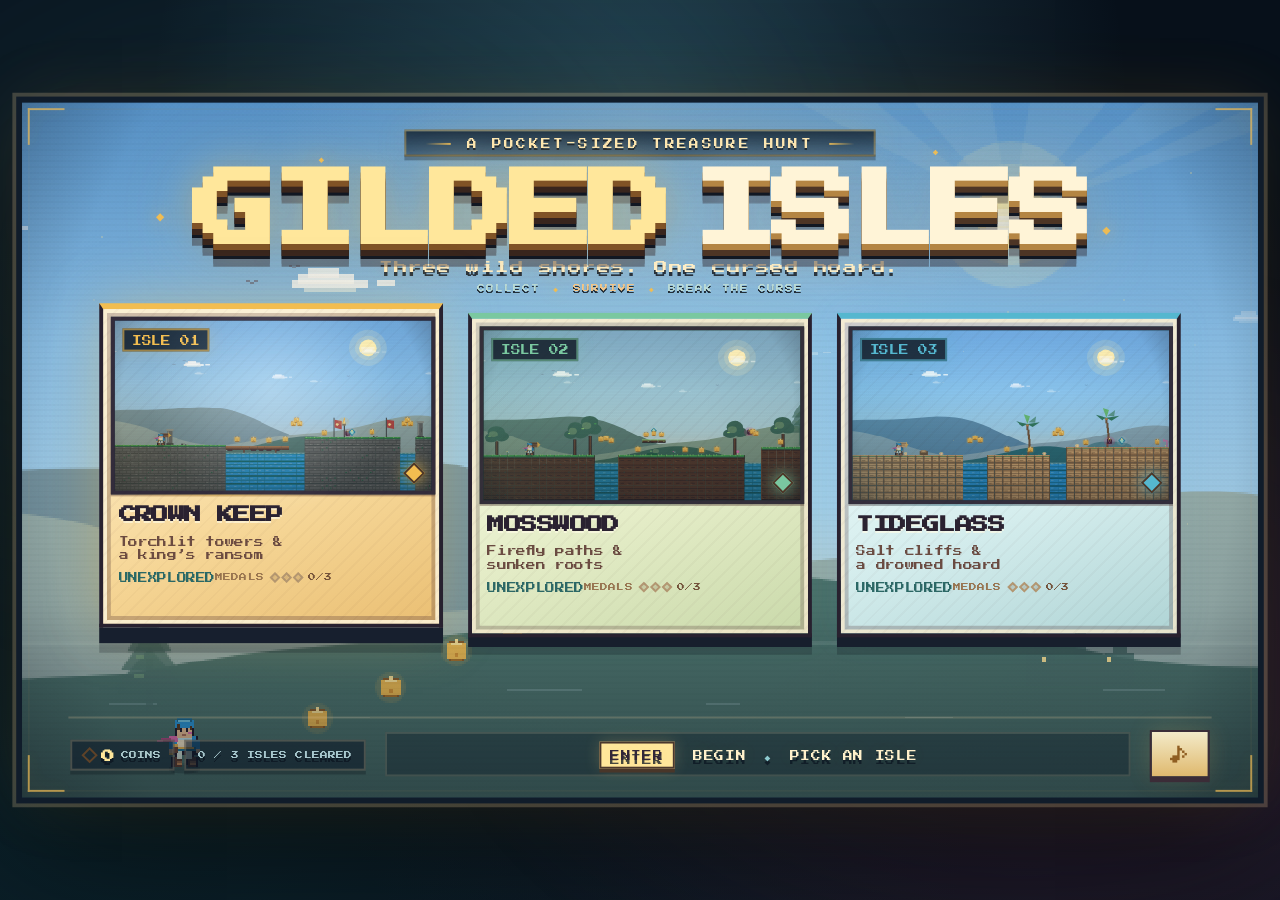
<file: index.html>
<!DOCTYPE html>
<html lang="en">
<head>
  <meta charset="utf-8">
  <meta name="viewport" content="width=device-width, initial-scale=1">
  <meta http-equiv="refresh" content="0; url=src/index.html">
  <title>Gilded Isles — A Coin Collector's Tale</title>
  <style>
    html, body { margin: 0; height: 100%; background: #08111b; }
    body {
      display: grid;
      place-items: center;
      color: #fff1cf;
      font-family: "Courier New", monospace;
      text-align: center;
    }
    a {
      display: inline-block;
      padding: 16px 22px;
      color: #241c2d;
      background: #ffe79b;
      border: 2px solid #4a382d;
      box-shadow: 0 5px 0 #4a382d;
      text-decoration: none;
      font-weight: bold;
      letter-spacing: 1px;
    }
    p { color: #a8c8ce; font-size: 13px; }
  </style>
  <script>window.location.replace("src/index.html");</script>
</head>
<body>
  <div>
    <h1>GILDED ISLES</h1>
    <p>Opening the expedition map…</p>
    <a href="src/index.html">ENTER THE ISLES</a>
  </div>
</body>
</html>
</file>
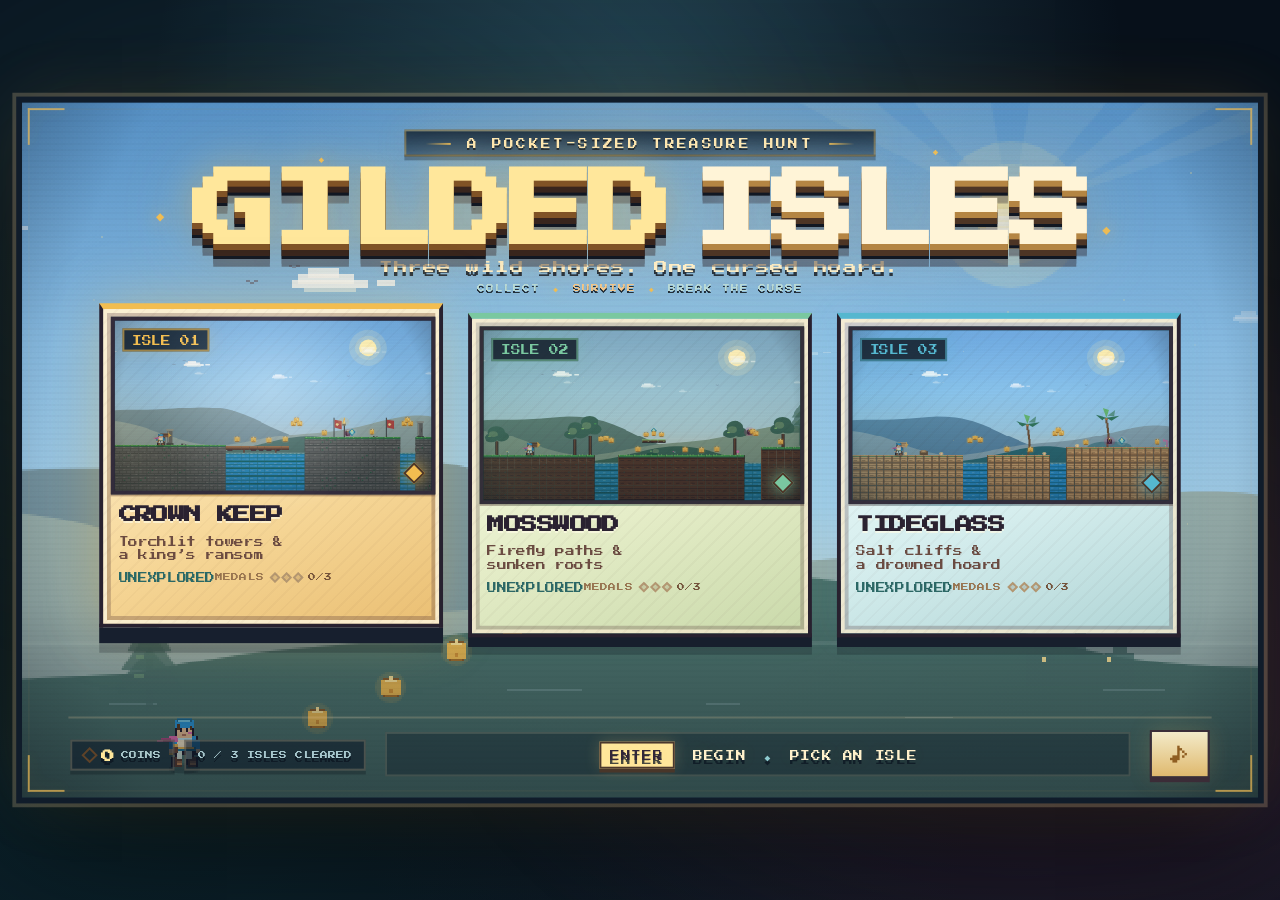
<file: src/index.html>
<!DOCTYPE html>
<html lang="en">
<head>
  <meta charset="utf-8">
  <meta name="viewport" content="width=device-width, initial-scale=1, viewport-fit=cover">
  <meta name="theme-color" content="#102033">
  <title>Gilded Isles — A Coin Collector's Tale</title>
  <link rel="icon" href="data:,">
  <link rel="stylesheet" href="css/style.css">
  <link rel="stylesheet" href="css/polish.css">
</head>
<body>
  <main id="page">
    <div id="stage" role="application" aria-label="Gilded Isles">
      <canvas id="game" width="640" height="360" aria-hidden="true"></canvas>

      <div id="ui">
        <section id="screen-title" class="screen title-screen" aria-label="Title screen">
          <div class="title-sparks" aria-hidden="true"><i></i><i></i><i></i><i></i><i></i><i></i></div>
          <div class="title-head">
            <div class="kicker"><i></i><span>A POCKET-SIZED TREASURE HUNT</span><i></i></div>
            <h1 class="logo" aria-label="Gilded Isles"><span class="logo-a">GILDED</span><span class="logo-b">ISLES</span></h1>
            <p class="tagline">Three wild shores. One cursed hoard.</p>
            <p class="tagline-sub"><span>COLLECT</span><b>◆</b><span>SURVIVE</span><b>◆</b><span>BREAK THE CURSE</span></p>
          </div>

          <div id="realm-cards" class="realm-cards" role="list" aria-label="Choose an isle"></div>

          <footer class="title-foot">
            <div class="title-stats">
              <span class="stat-chip"><i class="stat-coin" aria-hidden="true"></i><b id="title-coins">0</b><em>COINS</em></span>
              <span class="stat-chip stat-clear" id="title-progress">0 / 3 ISLES CLEARED</span>
            </div>
            <div class="title-hint"><span class="key">ENTER</span> BEGIN <span class="sep">◆</span> PICK AN ISLE</div>
            <button id="title-sound" class="icon-btn title-sound" type="button" aria-label="Toggle sound" title="Sound">
              <span class="sound-on" aria-hidden="true">♪</span><span class="sound-off" aria-hidden="true">×</span>
            </button>
          </footer>
        </section>

        <section id="screen-pause" class="screen overlay hidden" aria-label="Pause menu">
          <div class="modal parchment pause-modal">
            <div class="corner tl"></div><div class="corner tr"></div><div class="corner bl"></div><div class="corner br"></div>
            <p class="modal-kicker">THE MAP FOLDS</p>
            <h2 class="modal-title">PAUSED</h2>
            <p class="modal-sub"><span id="pause-isle">CROWN KEEP</span> <span class="dot">·</span> <span id="pause-time">00:00</span></p>
            <div class="pause-grid">
              <button class="btn primary" data-action="resume" type="button">RESUME</button>
              <button class="btn" data-action="restart" type="button">RESTART</button>
              <button class="btn" data-action="sound" type="button" id="pause-sound">SOUND: ON</button>
              <button class="btn" data-action="title" type="button">WORLD MAP</button>
            </div>
            <p class="modal-hint">ESC / P TO RESUME</p>
          </div>
        </section>

        <section id="screen-complete" class="screen overlay hidden" aria-label="Isle cleared">
          <div class="modal parchment complete-modal">
            <div class="corner tl"></div><div class="corner tr"></div><div class="corner bl"></div><div class="corner br"></div>
            <div class="complete-confetti" aria-hidden="true"><i></i><i></i><i></i><i></i><i></i><i></i><i></i><i></i><i></i><i></i></div>
            <div class="complete-top">
              <div class="rank-seal" id="complete-rank">S</div>
              <div class="complete-heading">
                <p class="modal-kicker">ISLE CLEARED</p>
                <h2 class="modal-title" id="complete-isle">CROWN KEEP</h2>
                <p class="modal-sub" id="complete-flavor">Every last glimmer, claimed.</p>
              </div>
            </div>
            <div class="ribbon hidden" id="complete-ribbon">NEW BEST</div>
            <div class="result-grid">
              <div><span>SCORE</span><b id="res-score">0</b></div>
              <div><span>COINS</span><b id="res-coins">0/0</b></div>
              <div><span>TIME</span><b id="res-time">00:00</b></div>
              <div><span>BEST</span><b id="res-best">0</b></div>
            </div>
            <div class="medal-row" id="complete-medals" aria-label="Medals earned"></div>
            <div class="complete-actions">
              <button class="btn primary" id="complete-next" data-action="next" type="button">NEXT ISLE</button>
              <button class="btn" data-action="restart" type="button">REPLAY</button>
              <button class="btn" data-action="title" type="button">WORLD MAP</button>
            </div>
          </div>
        </section>

        <section id="screen-fail" class="screen overlay hidden" aria-label="Expedition failed">
          <div class="modal parchment fail-modal">
            <div class="corner tl"></div><div class="corner tr"></div><div class="corner bl"></div><div class="corner br"></div>
            <p class="modal-kicker">THE TIDE TOOK YOU</p>
            <h2 class="modal-title">WASHED OUT</h2>
            <p class="modal-sub">The isle keeps its secrets a little longer.</p>
            <div class="fail-stat"><span>COINS RECOVERED</span><b id="fail-coins">0</b></div>
            <div class="complete-actions">
              <button class="btn primary" data-action="restart" type="button">TRY AGAIN</button>
              <button class="btn" data-action="title" type="button">WORLD MAP</button>
            </div>
          </div>
        </section>

        <div id="hud" class="hidden" aria-live="off">
          <div class="hud-left">
            <div class="hud-score">SCORE <b id="hud-score">000000</b></div>
            <div class="hud-coins"><i class="coin-icon" aria-hidden="true"></i><b id="hud-coins">0</b><span>/</span><span id="hud-total">0</span><em id="hud-combo" class="hidden">x2</em></div>
            <div class="hud-curse" id="hud-curse" aria-label="Curse meter"><span>CURSE</span><i class="curse-pip"></i><i class="curse-pip"></i><i class="curse-pip"></i></div>
          </div>
          <div class="hud-center">
            <div class="hud-isle" id="hud-isle">CROWN KEEP</div>
            <div class="hud-track"><i id="hud-progress"></i><b id="hud-dot"></b></div>
          </div>
          <div class="hud-right">
            <div class="hearts" id="hud-hearts" aria-label="Hearts"></div>
            <div class="hud-time" id="hud-time">00:00</div>
            <button id="btn-pause" class="icon-btn hud-btn" type="button" aria-label="Pause" title="Pause"><span class="pause-bars"></span></button>
            <button id="btn-sound" class="icon-btn hud-btn" type="button" aria-label="Toggle sound" title="Sound">
              <span class="sound-on" aria-hidden="true">♪</span><span class="sound-off" aria-hidden="true">×</span>
            </button>
          </div>
        </div>

        <div id="isle-intro" class="isle-intro hidden" aria-hidden="true">
          <span class="isle-intro-kicker" id="intro-kicker">ISLE I</span>
          <strong id="intro-name">CROWN KEEP</strong>
          <span class="isle-intro-rule"><i></i><b>◆</b><i></i></span>
          <span class="isle-intro-objective">FIND THE GATE <b>·</b> BEWARE CURSED GOLD</span>
        </div>

        <div id="touch" class="touch hidden" aria-hidden="true">
          <div class="touch-move">
            <button class="touch-btn" data-touch="left" type="button" aria-label="Move left">‹</button>
            <button class="touch-btn" data-touch="right" type="button" aria-label="Move right">›</button>
          </div>
          <div class="touch-actions">
            <button class="touch-btn touch-dash" data-touch="dash" type="button" aria-label="Sprint">»</button>
            <button class="touch-btn touch-jump" data-touch="jump" type="button" aria-label="Jump">↑</button>
          </div>
        </div>

        <div id="toast" class="toast hidden" role="status" aria-live="polite"></div>
        <div id="flash" class="flash"></div>
      </div>
    </div>
  </main>

  <div id="rotate" class="rotate" aria-hidden="true">
    <div class="rotate-card">
      <span class="rotate-mark">↻</span>
      <b>TURN THE MAP SIDEWAYS</b>
      <span>Gilded Isles is best explored in landscape.</span>
    </div>
  </div>

  <script src="js/util.js"></script>
  <script src="js/audio.js"></script>
  <script src="js/world.js"></script>
  <script src="js/render.js"></script>
  <script src="js/game.js"></script>
</body>
</html>
</file>
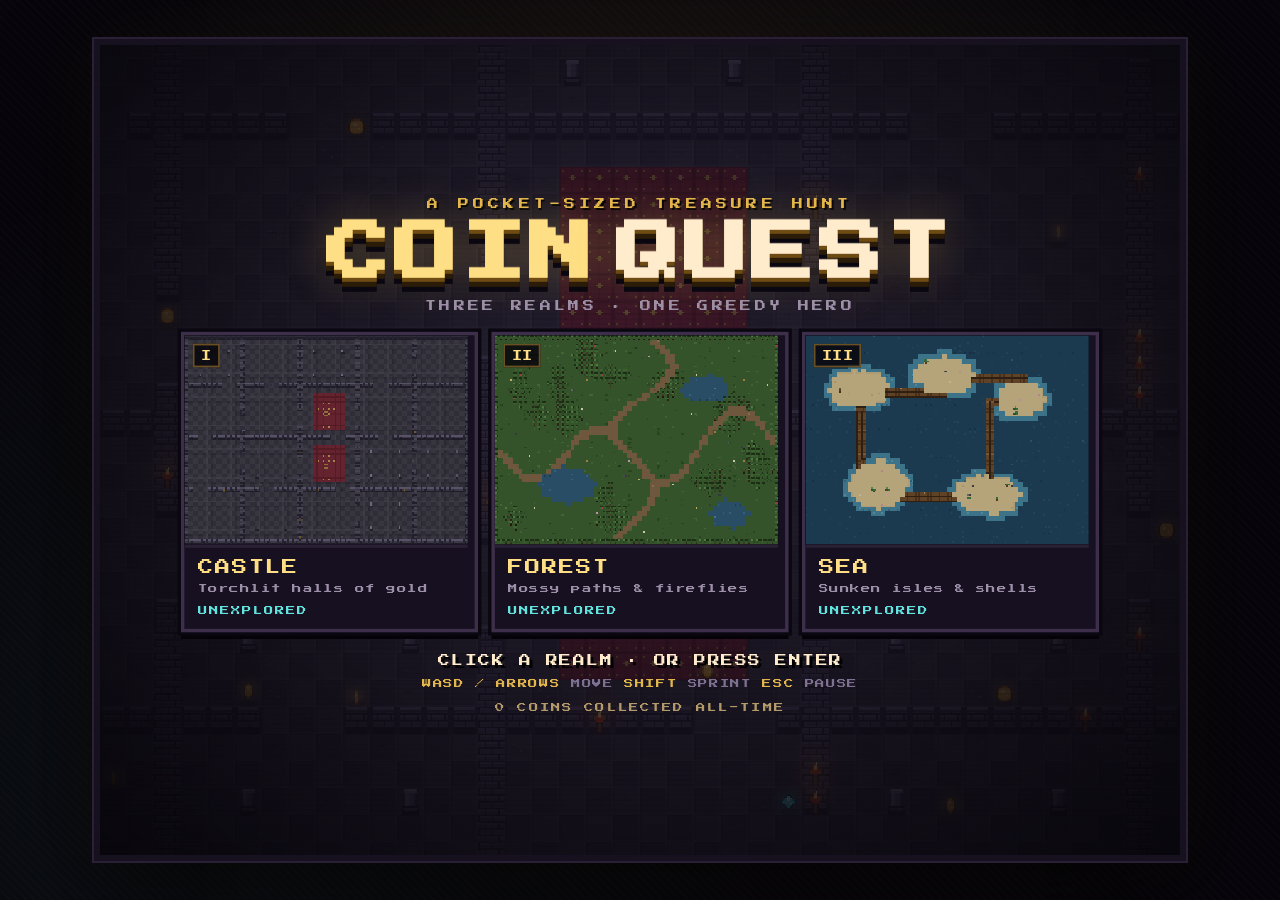
<file: legacy/coin-quest-topdown/index.html>
<!DOCTYPE html>
<html lang="en">
<head>
    <meta charset="UTF-8">
    <meta http-equiv="refresh" content="0; url=src/index.html">
    <title>Coin Quest — Loading</title>
    <style>
        body {
            margin: 0;
            min-height: 100vh;
            display: grid;
            place-items: center;
            background: #07050b;
            color: #e3b64d;
            font-family: 'Courier New', monospace;
            text-align: center;
        }
        a { color: #ffdf85; }
    </style>
</head>
<body>
    <div>
        <p>LOADING COIN QUEST...</p>
        <p><a href="src/index.html">CLICK HERE IF NOTHING HAPPENS</a></p>
    </div>
</body>
</html>
</file>
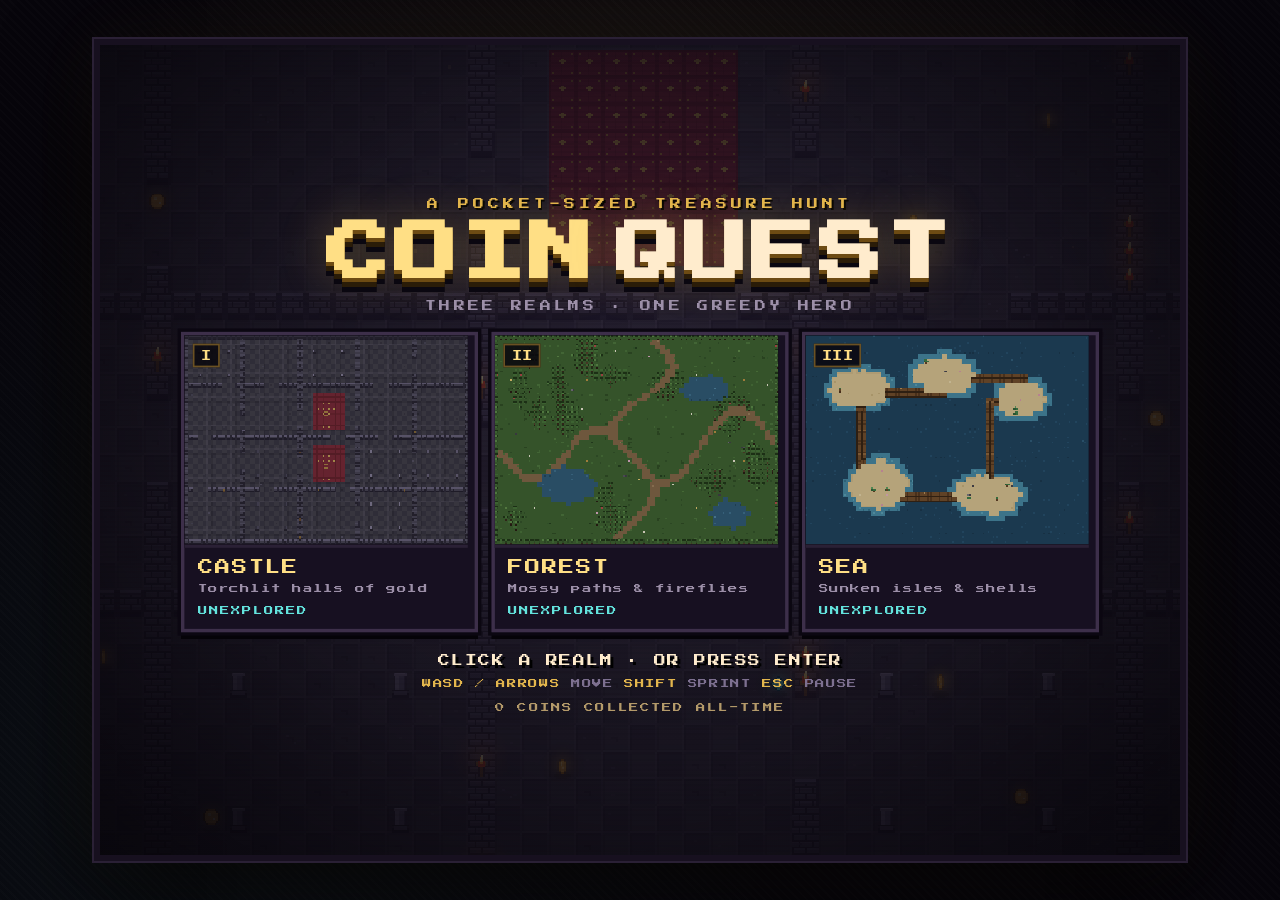
<file: legacy/coin-quest-topdown/src/index.html>
<!DOCTYPE html>
<html lang="en">
<head>
    <meta charset="UTF-8">
    <meta name="viewport" content="width=device-width, initial-scale=1.0, maximum-scale=1.0, user-scalable=no">
    <title>Coin Quest — Pixel Coin Collector</title>
    <link rel="preconnect" href="https://fonts.googleapis.com">
    <link rel="preconnect" href="https://fonts.gstatic.com" crossorigin>
    <link href="https://fonts.googleapis.com/css2?family=Press+Start+2P&display=swap" rel="stylesheet">
    <link rel="stylesheet" href="css/style.css">
</head>
<body>
    <div id="stage">
        <canvas id="game" width="640" height="480"></canvas>

        <div id="ui-layer">
            <div class="fx-scanlines"></div>
            <div class="fx-vignette"></div>

            <!-- ============ IN-GAME HUD ============ -->
            <div id="hud" class="hidden">
                <div class="hud-top">
                    <div class="panel hud-coins">
                        <span class="coin-chip"></span>
                        <span id="hud-coins">0/0</span>
                        <span class="hud-sep"></span>
                        <span id="hud-score">0</span>
                        <span class="hud-unit">PTS</span>
                        <span id="hud-combo" class="hud-combo hidden">x2</span>
                    </div>
                    <div class="panel hud-realm" id="hud-realm">CASTLE</div>
                    <div class="hud-actions">
                        <div class="panel hud-timer" id="hud-timer">00:00</div>
                        <button class="pixel-icon" id="btn-sound" title="Sound (M)">SFX</button>
                        <button class="pixel-icon" id="btn-pause" title="Pause (Esc)">II</button>
                    </div>
                </div>

                <div class="panel minimap-wrap">
                    <div class="minimap-label">REALM MAP</div>
                    <canvas id="minimap" width="120" height="88"></canvas>
                </div>

                <div class="map-nav">
                    <button class="map-tab is-active" data-map="castle">CASTLE</button>
                    <button class="map-tab" data-map="forest">FOREST</button>
                    <button class="map-tab" data-map="sea">SEA</button>
                </div>

                <div class="touch-pad">
                    <button class="touch-up" data-key="ArrowUp" aria-label="Move up">▲</button>
                    <button class="touch-left" data-key="ArrowLeft" aria-label="Move left">◀</button>
                    <button class="touch-down" data-key="ArrowDown" aria-label="Move down">▼</button>
                    <button class="touch-right" data-key="ArrowRight" aria-label="Move right">▶</button>
                </div>
            </div>

            <!-- ============ TITLE ============ -->
            <div id="title-screen" class="screen screen-title">
                <div class="title-inner">
                    <p class="kicker">A POCKET-SIZED TREASURE HUNT</p>
                    <h1 class="logo"><span class="logo-coin">COIN</span><span class="logo-quest">QUEST</span></h1>
                    <p class="tagline">THREE REALMS &middot; ONE GREEDY HERO</p>

                    <div class="realm-grid">
                        <button class="realm-card" data-map="castle">
                            <span class="realm-art">
                                <canvas class="realm-preview" width="168" height="124"></canvas>
                                <span class="realm-num">I</span>
                            </span>
                            <span class="realm-meta">
                                <span class="realm-name">CASTLE</span>
                                <span class="realm-desc">Torchlit halls of gold</span>
                                <span class="realm-best" data-best="castle">UNEXPLORED</span>
                            </span>
                        </button>

                        <button class="realm-card" data-map="forest">
                            <span class="realm-art">
                                <canvas class="realm-preview" width="168" height="124"></canvas>
                                <span class="realm-num">II</span>
                            </span>
                            <span class="realm-meta">
                                <span class="realm-name">FOREST</span>
                                <span class="realm-desc">Mossy paths &amp; fireflies</span>
                                <span class="realm-best" data-best="forest">UNEXPLORED</span>
                            </span>
                        </button>

                        <button class="realm-card" data-map="sea">
                            <span class="realm-art">
                                <canvas class="realm-preview" width="168" height="124"></canvas>
                                <span class="realm-num">III</span>
                            </span>
                            <span class="realm-meta">
                                <span class="realm-name">SEA</span>
                                <span class="realm-desc">Sunken isles &amp; shells</span>
                                <span class="realm-best" data-best="sea">UNEXPLORED</span>
                            </span>
                        </button>
                    </div>

                    <div class="start-hint">CLICK A REALM &middot; OR PRESS ENTER</div>
                    <div class="key-hints">
                        <span>WASD / ARROWS</span> MOVE
                        <span>SHIFT</span> SPRINT
                        <span>ESC</span> PAUSE
                    </div>
                    <div class="title-total"><span id="total-coins">0</span> COINS COLLECTED ALL-TIME</div>
                </div>
            </div>

            <!-- ============ PAUSE ============ -->
            <div id="pause-screen" class="screen hidden">
                <div class="panel modal">
                    <p class="modal-kicker">THE PURSE WAITS</p>
                    <h2 class="modal-title">PAUSED</h2>
                    <div class="modal-actions">
                        <button id="btn-resume" class="pixel-btn primary">RESUME</button>
                        <button id="btn-restart" class="pixel-btn">RESTART REALM</button>
                        <button id="btn-quit" class="pixel-btn">ALL REALMS</button>
                        <button id="btn-sound2" class="pixel-btn">SOUND: ON</button>
                    </div>
                    <p class="modal-hint">ESC TO RESUME</p>
                </div>
            </div>

            <!-- ============ COMPLETE ============ -->
            <div id="complete-screen" class="screen hidden">
                <div class="panel modal complete-modal">
                    <p class="modal-kicker">REALM CLEARED</p>
                    <h2 class="modal-title" id="complete-realm">CASTLE</h2>

                    <div class="result-grid">
                        <div class="result-cell">
                            <span class="result-label">SCORE</span>
                            <span class="result-value" id="res-score">0</span>
                        </div>
                        <div class="result-cell">
                            <span class="result-label">TIME</span>
                            <span class="result-value" id="res-time">00:00</span>
                        </div>
                        <div class="result-cell">
                            <span class="result-label">COINS</span>
                            <span class="result-value" id="res-coins">0/0</span>
                        </div>
                        <div class="result-cell">
                            <span class="result-label">BEST</span>
                            <span class="result-value" id="res-best">0 PTS</span>
                        </div>
                        <div class="result-cell result-wide">
                            <span class="result-label">MAX COMBO</span>
                            <span class="result-value" id="res-combo">x1</span>
                        </div>
                    </div>

                    <p id="new-best" class="new-best hidden">NEW BEST!</p>

                    <div class="modal-actions">
                        <button id="btn-next" class="pixel-btn primary">NEXT REALM</button>
                        <button id="btn-retry" class="pixel-btn">RETRY</button>
                        <button id="btn-all" class="pixel-btn">ALL REALMS</button>
                    </div>
                </div>
            </div>
        </div>
    </div>

    <script src="js/rng.js"></script>
    <script src="js/render.js"></script>
    <script src="js/maps.js"></script>
    <script src="js/entities.js"></script>
    <script src="js/audio.js"></script>
    <script src="js/game.js"></script>
</body>
</html>
</file>
<file: src/css/style.css>
/* Gilded Isles — a bright pixel platformer UI. */
@font-face {
  font-family: "Press Start 2P";
  src: url("../fonts/PressStart2P-Regular.ttf") format("truetype");
  font-weight: 400;
  font-style: normal;
  font-display: swap;
}

:root {
  --ink: #241c2d;
  --ink-soft: #3a2d40;
  --night: #0d1725;
  --night-soft: #17283a;
  --cream: #fff1cf;
  --paper: #f2d29a;
  --paper-deep: #dfb373;
  --gold: #f0bd54;
  --gold-bright: #ffe79b;
  --rose: #e872b5;
  --rose-deep: #b74c86;
  --teal: #35abce;
  --sea: #2e9dde;
  --mint: #9be2c2;
  --sky: #9bcef3;
  --white: #fffaf0;
  --shadow: rgba(7, 13, 22, .65);
  --pixel: "Press Start 2P", "Courier New", monospace;
}

* { box-sizing: border-box; }

html, body {
  width: 100%;
  height: 100%;
  margin: 0;
  padding: 0;
  overflow: hidden;
  background: #08111b;
}

body {
  font-family: var(--pixel);
  color: var(--cream);
  -webkit-font-smoothing: none;
  user-select: none;
  -webkit-user-select: none;
  touch-action: none;
}

button {
  font: inherit;
  color: inherit;
  cursor: pointer;
  border: 0;
  background: none;
  -webkit-tap-highlight-color: transparent;
}

button:focus-visible {
  outline: 2px solid var(--gold-bright);
  outline-offset: 2px;
}

.hidden { display: none !important; }

#page {
  position: fixed;
  inset: 0;
  display: grid;
  place-items: center;
  background:
    radial-gradient(ellipse at 50% 18%, rgba(76, 133, 160, .33), transparent 58%),
    radial-gradient(ellipse at 15% 85%, rgba(23, 82, 94, .22), transparent 55%),
    radial-gradient(ellipse at 90% 80%, rgba(110, 61, 89, .18), transparent 55%),
    #08111b;
}

#page::before {
  content: "";
  position: fixed;
  inset: 0;
  pointer-events: none;
  opacity: .22;
  background-image:
    linear-gradient(rgba(255,255,255,.05) 1px, transparent 1px),
    linear-gradient(90deg, rgba(255,255,255,.035) 1px, transparent 1px);
  background-size: 32px 32px;
  mask-image: radial-gradient(ellipse at center, black 20%, transparent 78%);
}

#stage {
  position: relative;
  width: 640px;
  height: 360px;
  flex: 0 0 auto;
  overflow: hidden;
  background: #102033;
  box-shadow:
    0 0 0 3px #111d2b,
    0 0 0 5px rgba(242, 207, 158, .2),
    0 22px 70px rgba(0, 0, 0, .65);
  transform-origin: center center;
  contain: strict;
}

#game {
  position: absolute;
  inset: 0;
  display: block;
  width: 640px;
  height: 360px;
  image-rendering: pixelated;
  image-rendering: crisp-edges;
}

#ui {
  position: absolute;
  inset: 0;
  font-family: var(--pixel);
  pointer-events: none;
}

.screen {
  position: absolute;
  inset: 0;
  z-index: 10;
}

/* ------------------------------------------------------------------ title */

.title-screen {
  display: flex;
  flex-direction: column;
  align-items: center;
  padding: 14px 24px 10px;
  pointer-events: none;
  background:
    linear-gradient(180deg, rgba(10, 22, 39, .10) 0%, rgba(10, 22, 39, 0) 34%, rgba(10, 22, 39, .1) 76%, rgba(8, 16, 27, .35) 100%);
}

.title-head {
  width: 100%;
  text-align: center;
  text-shadow: 0 2px 0 rgba(8, 15, 25, .32);
  animation: title-rise .55s ease-out both;
}

.kicker {
  display: flex;
  align-items: center;
  justify-content: center;
  gap: 8px;
  color: #243144;
  font-size: 6px;
  letter-spacing: 1px;
  text-shadow: 0 1px 0 rgba(255, 244, 214, .85);
}

.kicker i {
  display: block;
  width: 18px;
  height: 1px;
  background: #243144;
  opacity: .7;
}

.logo {
  margin: 7px 0 2px;
  font-size: 42px;
  line-height: 1;
  letter-spacing: -2px;
  color: var(--gold-bright);
  display: flex;
  justify-content: center;
  gap: 13px;
  filter: drop-shadow(0 4px 0 rgba(40, 27, 31, .4));
  animation: logo-float 4.8s ease-in-out infinite;
}

.logo-a {
  color: var(--gold-bright);
  text-shadow:
    0 3px 0 #805326,
    0 6px 0 #38251d,
    0 8px 0 #111722,
    0 0 18px rgba(255, 222, 127, .34);
}

.logo-b {
  color: #fff4d7;
  text-shadow:
    0 3px 0 #b48543,
    0 6px 0 #4d3525,
    0 8px 0 #111722,
    0 0 18px rgba(155, 206, 243, .32);
}

.tagline {
  margin: 3px 0 0;
  color: #f5e1b8;
  font-size: 7px;
  letter-spacing: .5px;
  text-shadow: 0 2px 0 rgba(18, 26, 37, .85), 0 0 8px rgba(15, 27, 41, .55);
}

.realm-cards {
  display: flex;
  justify-content: center;
  gap: 12px;
  width: 100%;
  margin-top: 13px;
  pointer-events: none;
  animation: cards-in .65s .06s ease-out both;
}

.realm-card {
  position: relative;
  width: 176px;
  height: 164px;
  padding: 0;
  display: flex;
  flex-direction: column;
  text-align: left;
  color: var(--ink);
  background: linear-gradient(160deg, #fff4d8 0%, #f2d29a 58%, #e5ba77 100%);
  border: 2px solid #26202f;
  box-shadow:
    0 0 0 2px rgba(255, 246, 216, .75) inset,
    0 0 0 4px rgba(91, 60, 59, .3) inset,
    0 5px 0 #171f2d,
    0 9px 0 rgba(7, 13, 22, .22);
  transform: translateY(0);
  transition: transform .12s ease, box-shadow .12s ease;
  pointer-events: auto;
  overflow: hidden;
}

.realm-card::after {
  content: "";
  position: absolute;
  inset: 0;
  pointer-events: none;
  opacity: .18;
  background-image: repeating-linear-gradient(135deg, rgba(77, 46, 41, .16) 0 1px, transparent 1px 5px);
  mix-blend-mode: multiply;
}

.realm-card:hover,
.realm-card:focus-visible,
.realm-card.is-selected {
  transform: translateY(-4px);
  box-shadow:
    0 0 0 2px rgba(255, 246, 216, .9) inset,
    0 0 0 4px rgba(91, 60, 59, .3) inset,
    0 8px 0 #171f2d,
    0 14px 0 rgba(7, 13, 22, .22),
    0 0 26px rgba(255, 214, 116, .38);
}

.realm-card.is-complete::before {
  content: "CLEARED";
  position: absolute;
  z-index: 4;
  top: 8px;
  right: 7px;
  padding: 4px 5px 3px;
  color: #1d3f3e;
  background: #9be2c2;
  border: 1px solid #1d3f3e;
  font-size: 5px;
  letter-spacing: .5px;
}

.thumb-wrap {
  position: relative;
  height: 92px;
  margin: 4px 4px 0;
  overflow: hidden;
  background: #132536;
  border: 2px solid #393040;
  box-shadow: 0 1px 0 rgba(77, 46, 41, .35);
}

.thumb-wrap canvas {
  display: block;
  width: 164px;
  height: 88px;
  image-rendering: pixelated;
}

.thumb-wrap::after {
  content: "";
  position: absolute;
  inset: 0;
  pointer-events: none;
  background: linear-gradient(180deg, rgba(255,255,255,.1), transparent 38%, rgba(10, 16, 26, .26));
}

.thumb-num {
  position: absolute;
  z-index: 2;
  top: 4px;
  left: 4px;
  padding: 3px 4px 2px;
  color: var(--gold-bright);
  background: rgba(23, 20, 31, .8);
  border: 1px solid rgba(242, 207, 158, .4);
  font-size: 5px;
}

.thumb-gem {
  position: absolute;
  z-index: 2;
  right: 5px;
  bottom: 5px;
  width: 8px;
  height: 8px;
  transform: rotate(45deg);
  background: var(--gold-bright);
  border: 1px solid #573b28;
  box-shadow: 0 0 7px rgba(255, 231, 155, .8);
}

.realm-info {
  position: relative;
  z-index: 1;
  padding: 6px 8px 5px;
}

.realm-name {
  display: block;
  color: #2c2232;
  font-size: 9px;
  letter-spacing: -.5px;
  line-height: 1.2;
}

.realm-desc {
  display: block;
  margin-top: 4px;
  color: #6b4c42;
  font-size: 5px;
  line-height: 1.5;
  letter-spacing: 0;
}

.realm-meta {
  display: flex;
  justify-content: space-between;
  align-items: center;
  margin-top: 4px;
  color: #805a36;
  font-size: 5px;
  line-height: 1;
}

.realm-meta .best { color: #2d746e; }
.realm-meta .unexplored { color: #9a6c42; }
.realm-meta .medals { color: #9a6c42; }
.realm-meta .medals.has-medals { color: #2d746e; }

.title-foot {
  display: flex;
  align-items: center;
  gap: 10px;
  width: 100%;
  margin-top: auto;
  padding-top: 5px;
  color: #f8e8c6;
  font-size: 5px;
  text-shadow: 0 2px 0 rgba(12, 22, 34, .8);
  pointer-events: none;
}

.title-stats {
  display: flex;
  flex-direction: column;
  gap: 4px;
  width: 168px;
  color: #e7d6b4;
}

.title-stats b { color: var(--gold-bright); }
.title-stats span:last-child { color: #a8c8ce; }

.title-hint {
  flex: 1;
  text-align: center;
  letter-spacing: .5px;
  color: #fff4d8;
}

.key {
  display: inline-block;
  padding: 4px 5px 3px;
  margin-right: 3px;
  color: #322638;
  background: var(--gold-bright);
  border: 1px solid #4a382d;
  box-shadow: 0 2px 0 #493629;
  font-size: 5px;
}

.sep { padding: 0 4px; color: #8ecbd0; }
.dot { color: #8ecbd0; }

.title-sound {
  margin-left: auto;
  flex: 0 0 auto;
  pointer-events: auto;
}

/* ------------------------------------------------------------- icon buttons */

.icon-btn {
  display: inline-grid;
  place-items: center;
  width: 25px;
  height: 25px;
  color: var(--cream);
  background: rgba(22, 38, 55, .8);
  border: 1px solid rgba(242, 207, 158, .38);
  box-shadow: 0 2px 0 rgba(6, 11, 19, .45);
  font-family: var(--pixel);
  font-size: 9px;
  line-height: 1;
}

.icon-btn:hover { color: var(--gold-bright); border-color: var(--gold); }
.icon-btn:active { transform: translateY(1px); }
.icon-btn .sound-off { display: none; }
.is-muted .sound-on { display: none; }
.is-muted .sound-off { display: inline; color: #e47a91; }

.title-sound {
  width: 31px;
  height: 25px;
  color: #233143;
  background: rgba(248, 224, 171, .86);
  border-color: #3b2c37;
  box-shadow: 0 2px 0 #3b2c37;
  font-size: 10px;
}

/* ------------------------------------------------------------------- HUD */

#hud {
  position: absolute;
  z-index: 8;
  inset: 7px 9px auto;
  min-height: 43px;
  display: flex;
  align-items: center;
  gap: 10px;
  padding: 6px 8px 5px;
  color: var(--cream);
  background: linear-gradient(180deg, rgba(13, 25, 39, .93), rgba(14, 31, 46, .66));
  border: 1px solid rgba(242, 207, 158, .28);
  box-shadow: 0 3px 0 rgba(5, 11, 18, .35), 0 0 0 1px rgba(4, 10, 18, .2) inset;
  pointer-events: none;
}

.hud-left {
  width: 145px;
  flex: 0 0 145px;
  padding-right: 8px;
  border-right: 1px solid rgba(242, 207, 158, .18);
}

.hud-score {
  color: #a8c8ce;
  font-size: 5px;
  letter-spacing: .5px;
  white-space: nowrap;
}

.hud-score b {
  color: var(--gold-bright);
  font-size: 10px;
  letter-spacing: 0;
  margin-left: 3px;
}

.hud-coins {
  display: flex;
  align-items: center;
  gap: 4px;
  margin-top: 4px;
  color: #d8e9eb;
  font-size: 6px;
  line-height: 1;
}

.hud-coins b { color: var(--cream); font-size: 7px; }
.hud-coins > span { color: #9fb8bd; }

.coin-icon {
  display: inline-block;
  width: 7px;
  height: 7px;
  background: var(--gold);
  border: 1px solid #5e4228;
  box-shadow: 0 0 5px rgba(255, 222, 127, .7), inset 0 0 0 1px rgba(255, 245, 186, .4);
  transform: rotate(45deg);
}

.hud-coins em {
  padding: 3px 4px 2px;
  margin-left: 2px;
  color: #261f31;
  background: var(--gold-bright);
  border: 1px solid #604329;
  font-size: 5px;
  font-style: normal;
  animation: combo-pop .2s ease-out both;
}

.hud-curse {
  display: flex;
  align-items: center;
  gap: 3px;
  margin-top: 4px;
  color: #ae8e99;
  font-size: 4px;
  letter-spacing: .4px;
  line-height: 1;
}

.hud-curse > span { margin-right: 2px; }

.curse-pip {
  display: block;
  width: 5px;
  height: 5px;
  background: #392c3d;
  border: 1px solid #715367;
  transform: rotate(45deg);
}

.curse-pip.is-on {
  background: #c44c78;
  border-color: #ffd1a0;
  box-shadow: 0 0 6px rgba(239, 111, 146, .8);
}

.hud-curse.is-full {
  color: #ffb0a5;
  animation: curse-throb .55s ease-in-out infinite alternate;
}

@keyframes curse-throb {
  from { opacity: .72; }
  to { opacity: 1; }
}

.hud-center {
  min-width: 0;
  flex: 1;
}

.hud-isle {
  color: #f7e4bc;
  font-size: 6px;
  letter-spacing: .5px;
  white-space: nowrap;
}

.hud-track {
  position: relative;
  width: 100%;
  height: 4px;
  margin-top: 5px;
  background: rgba(158, 202, 210, .18);
  border: 1px solid rgba(158, 202, 210, .17);
}

.hud-track i {
  display: block;
  width: 0;
  height: 100%;
  background: linear-gradient(90deg, #75c9d0, var(--gold-bright));
  box-shadow: 0 0 7px rgba(255, 223, 132, .4);
}

.hud-track b {
  position: absolute;
  top: -3px;
  left: 0;
  width: 5px;
  height: 8px;
  background: var(--cream);
  box-shadow: 0 0 5px rgba(255, 242, 188, .7);
  transform: translateX(-2px);
}

.hud-right {
  display: flex;
  align-items: center;
  gap: 6px;
  flex: 0 0 auto;
}

.hearts {
  display: flex;
  gap: 2px;
  min-width: 32px;
  color: var(--rose);
  font-size: 7px;
  text-shadow: 0 1px 0 #371c31;
}

.hearts .heart { display: inline-block; }
.hearts .heart.empty { color: #5c3d4c; opacity: .55; }

.hud-time {
  min-width: 42px;
  color: #f6e5bd;
  font-size: 7px;
  letter-spacing: .5px;
  text-align: right;
}

.hud-btn {
  width: 22px;
  height: 22px;
  background: rgba(32, 55, 71, .72);
  font-size: 8px;
  pointer-events: auto;
}

.pause-bars {
  display: block;
  width: 7px;
  height: 9px;
  border-left: 3px solid var(--cream);
  border-right: 3px solid var(--cream);
}

/* ---------------------------------------------------------------- overlays */

.overlay {
  z-index: 20;
  display: grid;
  place-items: center;
  padding: 16px;
  background:
    radial-gradient(ellipse at 50% 42%, rgba(54, 93, 111, .3), transparent 62%),
    rgba(9, 18, 29, .66);
  backdrop-filter: blur(1.5px);
  animation: overlay-in .16s ease-out both;
}

.modal {
  position: relative;
  width: 348px;
  padding: 20px 20px 16px;
  text-align: center;
  color: var(--ink);
  background: linear-gradient(158deg, #fff3d3 0%, #f3d5a2 56%, #e6bb7d 100%);
  border: 2px solid #28212f;
  box-shadow:
    0 0 0 2px #f7e5bc inset,
    0 0 0 5px #c4945a inset,
    0 7px 0 #101a28,
    0 13px 0 rgba(4, 10, 18, .4),
    0 20px 55px rgba(0, 0, 0, .4);
  overflow: hidden;
}

.modal::after {
  content: "";
  position: absolute;
  inset: 0;
  pointer-events: none;
  opacity: .16;
  background-image: repeating-linear-gradient(135deg, rgba(80, 46, 40, .18) 0 1px, transparent 1px 6px);
  mix-blend-mode: multiply;
}

.corner {
  position: absolute;
  z-index: 2;
  width: 7px;
  height: 7px;
  background: #b9874c;
  border: 1px solid #4e372d;
}

.corner.tl { top: 7px; left: 7px; }
.corner.tr { top: 7px; right: 7px; }
.corner.bl { bottom: 7px; left: 7px; }
.corner.br { bottom: 7px; right: 7px; }

.modal-kicker {
  margin: 0;
  color: #98703f;
  font-size: 5px;
  letter-spacing: 1px;
}

.modal-title {
  margin: 8px 0 3px;
  color: #2c2232;
  font-size: 17px;
  line-height: 1.15;
  letter-spacing: 1px;
  text-shadow: 0 1px 0 rgba(255, 249, 222, .7);
}

.modal-sub {
  margin: 5px 0 0;
  color: #80613e;
  font-size: 5px;
  line-height: 1.5;
}

.pause-modal {
  width: 330px;
  padding-bottom: 14px;
}

.pause-grid {
  position: relative;
  z-index: 1;
  display: grid;
  grid-template-columns: 1fr 1fr;
  gap: 7px;
  margin-top: 17px;
}

.modal-hint {
  position: relative;
  z-index: 1;
  margin: 14px 0 0;
  color: #997248;
  font-size: 4.5px;
  letter-spacing: .5px;
}

.btn {
  position: relative;
  z-index: 1;
  min-height: 27px;
  padding: 7px 8px 6px;
  color: #f5e6c6;
  background: #30263a;
  border: 1px solid #211b2a;
  box-shadow: 0 3px 0 #1a1421, 0 0 0 1px rgba(255, 240, 203, .14) inset;
  font-family: var(--pixel);
  font-size: 6px;
  line-height: 1.4;
  letter-spacing: .3px;
  text-align: center;
}

.btn:hover {
  color: var(--gold-bright);
  background: #413047;
}

.btn:active {
  transform: translateY(2px);
  box-shadow: 0 1px 0 #1a1421;
}

.btn.primary {
  color: #271f2d;
  background: linear-gradient(180deg, #ffe295 0%, #efbb55 100%);
  border-color: #5b3d28;
  box-shadow: 0 3px 0 #6b4a2f, 0 0 0 1px rgba(255, 248, 208, .55) inset;
}

.btn.primary:hover { background: linear-gradient(180deg, #fff0b5, #f4c866); color: #1f1927; }
.btn.primary:active { box-shadow: 0 1px 0 #6b4a2f; }
.btn:disabled { opacity: .45; cursor: default; transform: none; }

/* -------------------------------------------------------------- complete */

.complete-modal {
  width: 440px;
  padding: 17px 18px 14px;
}

.complete-top {
  display: flex;
  align-items: center;
  gap: 12px;
  text-align: left;
}

.rank-seal {
  display: grid;
  place-items: center;
  width: 47px;
  height: 47px;
  flex: 0 0 47px;
  color: #2b2030;
  background: linear-gradient(145deg, #fff0ad, #e3a932);
  border: 2px solid #5a3c29;
  box-shadow: 0 0 0 2px #f6dea2 inset, 0 0 15px rgba(255, 220, 117, .45);
  font-size: 22px;
  line-height: 1;
  transform: rotate(-3deg);
}

.complete-heading { flex: 1; }
.complete-heading .modal-title { margin-top: 4px; }
.complete-heading .modal-sub { margin-top: 3px; }

.ribbon {
  position: relative;
  z-index: 1;
  display: inline-block;
  margin-top: 9px;
  padding: 4px 10px 3px;
  color: #2b2132;
  background: var(--mint);
  border: 1px solid #315d58;
  box-shadow: 0 2px 0 #315d58;
  font-size: 5px;
  letter-spacing: .5px;
  animation: ribbon-pop .3s ease-out both;
}

.result-grid {
  position: relative;
  z-index: 1;
  display: grid;
  grid-template-columns: repeat(4, 1fr);
  gap: 1px;
  margin-top: 13px;
  padding: 7px 0;
  background: rgba(90, 66, 47, .2);
  border-top: 1px solid rgba(96, 67, 43, .24);
  border-bottom: 1px solid rgba(96, 67, 43, .24);
}

.result-grid div {
  display: flex;
  flex-direction: column;
  gap: 5px;
  align-items: center;
  border-right: 1px solid rgba(96, 67, 43, .2);
}

.result-grid div:last-child { border-right: 0; }
.result-grid span { color: #8b683f; font-size: 4.5px; letter-spacing: .5px; }
.result-grid b { color: #2f5d66; font-size: 8px; letter-spacing: -.3px; }

.medal-row {
  position: relative;
  z-index: 1;
  display: flex;
  justify-content: center;
  gap: 6px;
  margin-top: 9px;
}

.medal {
  display: inline-flex;
  align-items: center;
  gap: 3px;
  padding: 5px 5px 4px;
  color: #94704a;
  background: rgba(96, 67, 43, .1);
  border: 1px solid rgba(96, 67, 43, .24);
  font-size: 4.5px;
  letter-spacing: .2px;
}

.medal i {
  display: inline-block;
  width: 7px;
  color: #b79b73;
  font-size: 7px;
  font-style: normal;
  line-height: 1;
  text-align: center;
}

.medal.earned {
  color: #285b5e;
  background: rgba(155, 226, 194, .3);
  border-color: #4e8c7b;
  box-shadow: 0 0 7px rgba(155, 226, 194, .24);
}

.medal.earned i { color: #e0a52f; }

.medal-row.all-earned .medal {
  background: rgba(255, 219, 129, .38);
  border-color: #a7782f;
}

.complete-actions {
  position: relative;
  z-index: 1;
  display: flex;
  gap: 6px;
  justify-content: center;
  margin-top: 13px;
}

.complete-actions .btn { min-width: 87px; }
.complete-actions .btn.primary { min-width: 112px; }

.fail-modal { width: 348px; }
.fail-stat {
  display: flex;
  align-items: center;
  justify-content: space-between;
  margin-top: 17px;
  padding: 8px 10px;
  color: #85613d;
  background: rgba(96, 67, 43, .12);
  border: 1px solid rgba(96, 67, 43, .2);
  font-size: 5px;
}
.fail-stat b { color: #8d374e; font-size: 10px; }

/* ---------------------------------------------------------------- toast etc */

.toast {
  position: absolute;
  z-index: 30;
  top: 57px;
  left: 50%;
  padding: 7px 11px 6px;
  color: #2b2232;
  background: #fff0c8;
  border: 1px solid #4a342c;
  box-shadow: 0 3px 0 rgba(14, 20, 28, .35);
  font-size: 5px;
  white-space: nowrap;
  transform: translate(-50%, -6px);
  opacity: 0;
  transition: opacity .18s ease, transform .18s ease;
  pointer-events: none;
}

.toast.show {
  opacity: 1;
  transform: translate(-50%, 0);
}

.flash {
  position: absolute;
  z-index: 25;
  inset: 0;
  background: #fff4d0;
  opacity: 0;
  pointer-events: none;
  transition: opacity .2s ease;
}
.flash.on { opacity: .7; transition: none; }

/* ------------------------------------------------------------------ touch */

.touch {
  position: absolute;
  z-index: 9;
  inset: auto 12px 12px;
  display: flex;
  justify-content: space-between;
  align-items: flex-end;
  pointer-events: none;
}

.touch-move,
.touch-actions { display: flex; gap: 8px; pointer-events: auto; }

.touch-btn {
  display: grid;
  place-items: center;
  width: 44px;
  height: 44px;
  color: rgba(255, 242, 210, .9);
  background: rgba(17, 34, 51, .55);
  border: 1px solid rgba(242, 207, 158, .36);
  box-shadow: 0 3px 0 rgba(6, 12, 19, .35);
  font-family: var(--pixel);
  font-size: 17px;
  line-height: 1;
  pointer-events: auto;
  touch-action: none;
}

.touch-btn:active,
.touch-btn.is-pressed {
  background: rgba(242, 190, 84, .38);
  color: var(--gold-bright);
  transform: translateY(2px);
}

.touch-jump {
  width: 52px;
  height: 52px;
  color: #2a2230;
  background: linear-gradient(180deg, #ffe49a, #e7ad4d);
  border-color: #5a3b28;
  box-shadow: 0 4px 0 #5a3b28;
}
.touch-dash { width: 40px; height: 40px; font-size: 13px; }

/* --------------------------------------------------------------- responsive */

.rotate {
  position: fixed;
  z-index: 100;
  inset: 0;
  display: none;
  place-items: center;
  padding: 24px;
  background: #0b1521;
  color: var(--cream);
}

.rotate.show { display: grid; }

.rotate-card {
  display: flex;
  flex-direction: column;
  align-items: center;
  gap: 13px;
  max-width: 280px;
  padding: 26px 20px;
  text-align: center;
  background: #142538;
  border: 1px solid rgba(242, 207, 158, .3);
  box-shadow: 0 5px 0 #050a11;
}

.rotate-mark {
  font-size: 30px;
  color: var(--gold-bright);
  animation: rotate-nudge 2.4s ease-in-out infinite;
}

.rotate-card b { color: var(--gold-bright); font-size: 8px; line-height: 1.6; }
.rotate-card span:last-child { color: #a9c7ca; font-size: 5px; line-height: 1.8; }

@keyframes logo-float {
  0%, 100% { transform: translateY(0); }
  50% { transform: translateY(-2px); }
}

@keyframes title-rise {
  from { opacity: 0; transform: translateY(5px); }
  to { opacity: 1; transform: translateY(0); }
}

@keyframes cards-in {
  from { opacity: 0; transform: translateY(7px); }
  to { opacity: 1; transform: translateY(0); }
}

@keyframes overlay-in {
  from { opacity: 0; }
  to { opacity: 1; }
}

@keyframes combo-pop {
  from { transform: scale(.7); }
  to { transform: scale(1); }
}

@keyframes ribbon-pop {
  from { transform: scale(.8) rotate(-2deg); }
  to { transform: scale(1) rotate(-1deg); }
}

@keyframes rotate-nudge {
  0%, 100% { transform: rotate(0deg); }
  50% { transform: rotate(90deg); }
}

@media (prefers-reduced-motion: reduce) {
  .logo, .title-head, .realm-cards, .toast, .rank-seal, .ribbon { animation: none !important; }
  .hud-curse.is-full { animation: none !important; }
  .realm-card { transition: none; }
}
</file>
<file: src/css/polish.css>
/* --------------------------------------------------------------------------
   GILDED ISLES — presentation layer
   Decorative gilding, glass, card light, and reward feedback. Kept separate
   from the core layout so the game remains easy to read and easy to tweak.
   -------------------------------------------------------------------------- */

#stage,
:root {
  --realm-accent: #f0bd54;
  --realm-rgb: 240, 189, 84;
  --realm-deep: #8f5e22;
}

#stage[data-realm="castle"] {
  --realm-accent: #f0bd54;
  --realm-rgb: 240, 189, 84;
  --realm-deep: #8f5e22;
}

#stage[data-realm="forest"] {
  --realm-accent: #9be2c2;
  --realm-rgb: 155, 226, 194;
  --realm-deep: #316e5e;
}

#stage[data-realm="sea"] {
  --realm-accent: #6fd2e8;
  --realm-rgb: 111, 210, 232;
  --realm-deep: #24677a;
}

/* --------------------------------------------------------------- page air */

#page {
  isolation: isolate;
  background:
    radial-gradient(ellipse at 50% 14%, rgba(84, 157, 180, .34), transparent 54%),
    radial-gradient(ellipse at 10% 88%, rgba(21, 91, 96, .24), transparent 52%),
    radial-gradient(ellipse at 92% 78%, rgba(125, 55, 96, .2), transparent 52%),
    #08111b;
}

#page::after {
  content: "";
  position: fixed;
  z-index: 0;
  inset: -18%;
  pointer-events: none;
  background:
    radial-gradient(ellipse at 28% 30%, rgba(65, 151, 165, .16), transparent 38%),
    radial-gradient(ellipse at 72% 66%, rgba(166, 91, 135, .12), transparent 34%);
  filter: blur(34px);
  animation: page-aurora 16s ease-in-out infinite alternate;
}

#stage {
  z-index: 1;
  box-shadow:
    0 0 0 3px #101c2a,
    0 0 0 5px rgba(242, 207, 158, .22),
    0 0 34px rgba(var(--realm-rgb), .13),
    0 22px 70px rgba(0, 0, 0, .68);
}

#ui::after {
  content: "";
  position: absolute;
  z-index: 60;
  inset: 3px;
  pointer-events: none;
  opacity: .7;
  background:
    linear-gradient(var(--realm-accent), var(--realm-accent)) left top / 19px 1px no-repeat,
    linear-gradient(var(--realm-accent), var(--realm-accent)) left top / 1px 19px no-repeat,
    linear-gradient(var(--realm-accent), var(--realm-accent)) right top / 19px 1px no-repeat,
    linear-gradient(var(--realm-accent), var(--realm-accent)) right top / 1px 19px no-repeat,
    linear-gradient(var(--realm-accent), var(--realm-accent)) left bottom / 19px 1px no-repeat,
    linear-gradient(var(--realm-accent), var(--realm-accent)) left bottom / 1px 19px no-repeat,
    linear-gradient(var(--realm-accent), var(--realm-accent)) right bottom / 19px 1px no-repeat,
    linear-gradient(var(--realm-accent), var(--realm-accent)) right bottom / 1px 19px no-repeat;
  filter: drop-shadow(0 0 4px rgba(var(--realm-rgb), .24));
  box-shadow: inset 0 0 0 1px rgba(var(--realm-rgb), .06);
}

/* --------------------------------------------------------------- title air */

.title-screen {
  overflow: hidden;
  background:
    radial-gradient(ellipse at 50% 2%, rgba(255, 236, 173, .14), transparent 42%),
    linear-gradient(180deg, rgba(10, 22, 39, .08) 0%, rgba(10, 22, 39, 0) 34%, rgba(10, 22, 39, .08) 72%, rgba(7, 14, 25, .42) 100%);
}

.title-head,
.realm-cards,
.title-foot {
  position: relative;
  z-index: 2;
}

.title-sparks {
  position: absolute;
  z-index: 1;
  inset: 0;
  pointer-events: none;
}

.title-sparks i {
  position: absolute;
  display: block;
  width: 3px;
  height: 3px;
  background: var(--realm-accent);
  box-shadow: 0 0 8px rgba(var(--realm-rgb), .75);
  transform: rotate(45deg);
  animation: spark-twinkle 3.6s ease-in-out infinite;
}

.title-sparks i:nth-child(1) { left: 11%; top: 16%; animation-delay: -.3s; }
.title-sparks i:nth-child(2) { left: 24%; top: 8%; width: 2px; height: 2px; animation-delay: -1.1s; }
.title-sparks i:nth-child(3) { right: 12%; top: 18%; animation-delay: -.7s; }
.title-sparks i:nth-child(4) { right: 26%; top: 7%; width: 2px; height: 2px; animation-delay: -2.2s; }
.title-sparks i:nth-child(5) { left: 7%; bottom: 29%; width: 2px; height: 2px; animation-delay: -1.7s; }
.title-sparks i:nth-child(6) { right: 7%; bottom: 32%; animation-delay: -2.6s; }

.kicker {
  width: fit-content;
  margin: 0 auto;
  padding: 4px 10px 3px;
  color: #ffe9b4;
  background: linear-gradient(180deg, rgba(13, 28, 43, .82), rgba(13, 28, 43, .48));
  border: 1px solid rgba(var(--realm-rgb), .36);
  box-shadow: 0 2px 0 rgba(8, 15, 25, .32), 0 0 18px rgba(var(--realm-rgb), .1);
  font-size: 5px;
  letter-spacing: 1.4px;
  text-shadow: 0 1px 0 rgba(5, 12, 20, .7);
}

.kicker i {
  width: 13px;
  height: 1px;
  background: linear-gradient(90deg, transparent, var(--realm-accent));
  opacity: .9;
}

.kicker i:last-child {
  background: linear-gradient(90deg, var(--realm-accent), transparent);
}

.logo {
  position: relative;
  margin: 7px 0 2px;
  font-size: 44px;
  letter-spacing: -3px;
  filter:
    drop-shadow(0 4px 0 rgba(40, 27, 31, .42))
    drop-shadow(0 0 18px rgba(var(--realm-rgb), .16));
  animation: logo-float 4.8s ease-in-out infinite, logo-glow 5.2s ease-in-out infinite;
}

.logo::after {
  content: "";
  position: absolute;
  inset: -8px -14px;
  pointer-events: none;
  background: linear-gradient(105deg, transparent 36%, rgba(255, 255, 255, .3) 48%, transparent 59%);
  background-size: 240% 100%;
  background-position: 130% 0;
  mix-blend-mode: screen;
  animation: logo-sheen 6.8s ease-in-out infinite;
}

.tagline {
  color: #fff1cb;
  text-shadow:
    0 2px 0 rgba(18, 26, 37, .88),
    0 0 11px rgba(var(--realm-rgb), .18);
}

.tagline-sub {
  display: flex;
  align-items: center;
  justify-content: center;
  gap: 7px;
  margin: 5px 0 0;
  color: #b9dcdb;
  font-size: 4px;
  line-height: 1;
  letter-spacing: .65px;
  text-shadow: 0 1px 0 rgba(17, 27, 38, .9);
}

.tagline-sub b {
  color: var(--realm-accent);
  font-size: 4px;
  font-weight: 400;
  text-shadow: 0 0 7px rgba(var(--realm-rgb), .6);
}

.tagline-sub span:nth-child(3) {
  color: #f3c78d;
}

/* --------------------------------------------------------------- realm cards */

.realm-cards {
  gap: 13px;
  margin-top: 11px;
  perspective: 700px;
}

.realm-card {
  width: 178px;
  height: 168px;
  border: 2px solid #28212f;
  border-top: 3px solid var(--accent, #f0bd54);
  background: linear-gradient(160deg, #fff7df 0%, #f6d99e 58%, #e9bf76 100%);
  box-shadow:
    0 0 0 2px rgba(255, 246, 216, .76) inset,
    0 0 0 4px rgba(91, 60, 59, .27) inset,
    0 5px 0 #171f2d,
    0 9px 0 rgba(7, 13, 22, .22),
    0 0 18px rgba(var(--accent-rgb, 240, 189, 84), .08);
  transition: transform .16s ease, box-shadow .16s ease, filter .16s ease;
}

.realm-card[data-realm="castle"] {
  --accent: #f0bd54;
  --accent-rgb: 240, 189, 84;
}

.realm-card[data-realm="forest"] {
  --accent: #7ac8a0;
  --accent-rgb: 122, 200, 160;
  background: linear-gradient(160deg, #fbffeb 0%, #e5edc8 58%, #c9d9aa 100%);
}

.realm-card[data-realm="sea"] {
  --accent: #55b7cf;
  --accent-rgb: 85, 183, 207;
  background: linear-gradient(160deg, #f7ffff 0%, #d6eeee 58%, #afd4d5 100%);
}

.realm-card::after {
  z-index: 1;
}

.realm-card .thumb-wrap {
  border-color: rgba(56, 46, 60, .86);
  box-shadow:
    0 1px 0 rgba(77, 46, 41, .35),
    inset 0 0 0 1px rgba(var(--accent-rgb), .22);
}

.realm-card[data-realm="forest"] .thumb-wrap { background: #17362e; }
.realm-card[data-realm="sea"] .thumb-wrap { background: #123442; }

.thumb-wrap::after {
  background:
    linear-gradient(180deg, rgba(255, 255, 255, .13), transparent 36%, rgba(9, 17, 26, .34)),
    linear-gradient(90deg, rgba(var(--accent-rgb), .1), transparent 45%);
}

.thumb-num {
  color: var(--accent);
  background: rgba(18, 28, 40, .86);
  border-color: rgba(var(--accent-rgb), .58);
  box-shadow: 0 0 9px rgba(var(--accent-rgb), .18);
}

.thumb-gem {
  background: var(--accent);
  border-color: #4d3829;
  box-shadow: 0 0 8px rgba(var(--accent-rgb), .86);
}

.realm-info::before {
  content: "";
  position: absolute;
  top: 0;
  left: 7px;
  right: 7px;
  height: 1px;
  background: linear-gradient(90deg, transparent, rgba(var(--accent-rgb), .62), transparent);
  opacity: .7;
}

.realm-name {
  color: #2a2231;
  text-shadow: 0 1px 0 rgba(255, 252, 230, .65);
}

.realm-meta {
  margin-top: 5px;
  color: #765537;
}

.realm-meta .best {
  color: #2c6866;
}

.realm-meta .medals {
  display: inline-flex;
  align-items: center;
  gap: 3px;
  color: #8d6a47;
}

.realm-meta .medals::before {
  content: "MEDALS";
  margin-right: 1px;
  color: #987551;
  font-size: 4px;
  letter-spacing: .2px;
}

.medal-pips {
  display: inline-flex;
  align-items: center;
  gap: 2px;
}

.medal-pip {
  display: block;
  width: 4px;
  height: 4px;
  background: rgba(121, 94, 65, .18);
  border: 1px solid #b39772;
  transform: rotate(45deg);
}

.medal-pip.on {
  background: var(--accent);
  border-color: #6b4a29;
  box-shadow: 0 0 5px rgba(var(--accent-rgb), .58);
}

.medal-tally {
  color: #73523a;
  font-size: 4px;
  line-height: 1;
}

.realm-meta .medals.has-medals {
  color: var(--realm-deep);
}

.card-sheen {
  position: absolute;
  z-index: 3;
  inset: 0;
  pointer-events: none;
  opacity: 0;
  background: radial-gradient(circle at var(--mx, 50%) var(--my, 25%), rgba(255, 255, 255, .8), transparent 43%);
  mix-blend-mode: soft-light;
  transition: opacity .16s ease;
}

.realm-card:hover .card-sheen,
.realm-card:focus-visible .card-sheen,
.realm-card.is-selected .card-sheen {
  opacity: .86;
}

.realm-card:hover,
.realm-card:focus-visible,
.realm-card.is-selected {
  transform: translateY(-5px);
  filter: saturate(1.04);
  box-shadow:
    0 0 0 2px rgba(255, 246, 216, .9) inset,
    0 0 0 4px rgba(91, 60, 59, .3) inset,
    0 8px 0 #171f2d,
    0 13px 0 rgba(7, 13, 22, .22),
    0 0 28px rgba(var(--accent-rgb), .34);
}

.realm-card:active {
  transform: translateY(-1px);
}

.realm-card.is-complete::before {
  z-index: 4;
  color: #1d3a36;
  background: var(--accent);
  border-color: #36574d;
  box-shadow: 0 0 9px rgba(var(--accent-rgb), .36);
}

/* --------------------------------------------------------------- title foot */

.title-foot {
  min-height: 22px;
  padding: 6px 1px 0;
  border-top: 1px solid rgba(242, 207, 158, .2);
}

.title-stats {
  flex-direction: row;
  gap: 5px;
  width: auto;
  white-space: nowrap;
}

.stat-chip {
  display: inline-flex;
  align-items: center;
  gap: 3px;
  padding: 4px 6px 3px;
  color: #e7d6b4;
  background: rgba(11, 24, 38, .58);
  border: 1px solid rgba(242, 207, 158, .22);
  box-shadow: 0 2px 0 rgba(5, 11, 18, .26);
  font-size: 4px;
  letter-spacing: .2px;
}

.stat-chip b {
  color: var(--gold-bright);
  font-size: 7px;
  line-height: 1;
}

.stat-chip em {
  color: #a9c7ca;
  font-size: 4px;
  font-style: normal;
}

.stat-coin {
  display: inline-block;
  width: 6px;
  height: 6px;
  background: var(--accent);
  border: 1px solid #5e4228;
  box-shadow: 0 0 5px rgba(var(--accent-rgb), .55);
  transform: rotate(45deg);
}

.stat-clear {
  color: #b8d9d8;
}

.title-hint {
  padding: 4px 9px 3px;
  color: #fff1cb;
  background: rgba(11, 24, 38, .38);
  border: 1px solid rgba(255, 235, 184, .14);
  text-shadow: 0 2px 0 rgba(12, 22, 34, .76), 0 0 9px rgba(var(--realm-rgb), .12);
}

.title-hint .key {
  margin-right: 4px;
  box-shadow: 0 2px 0 #493629, 0 0 8px rgba(255, 223, 132, .2);
}

.title-sound {
  color: var(--realm-deep);
  background: linear-gradient(180deg, rgba(255, 244, 208, .94), rgba(234, 192, 112, .94));
  border-color: #3b2c37;
  box-shadow: 0 2px 0 #3b2c37, 0 0 12px rgba(var(--realm-rgb), .16);
}

.title-sound:hover {
  color: #233143;
  border-color: #3b2c37;
  filter: brightness(1.06);
}

/* ------------------------------------------------------------------- HUD */

#hud {
  overflow: hidden;
  min-height: 45px;
  padding: 7px 9px 6px;
  background:
    linear-gradient(180deg, rgba(8, 20, 32, .94), rgba(17, 38, 51, .76) 82%, rgba(15, 31, 44, .67));
  border-color: rgba(var(--realm-rgb), .34);
  box-shadow:
    0 3px 0 rgba(5, 11, 18, .38),
    0 0 0 1px rgba(255, 241, 197, .06) inset,
    0 0 20px rgba(var(--realm-rgb), .1);
  backdrop-filter: blur(2px);
  animation: hud-drop .22s ease-out both;
}

#hud::before {
  content: "";
  position: absolute;
  inset: 2px;
  pointer-events: none;
  border: 1px solid rgba(255, 239, 193, .07);
}

#hud::after {
  content: "";
  position: absolute;
  top: 0;
  left: 8%;
  right: 8%;
  height: 1px;
  background: linear-gradient(90deg, transparent, var(--realm-accent), transparent);
  opacity: .62;
}

.hud-left {
  width: 151px;
  flex-basis: 151px;
  border-right-color: rgba(var(--realm-rgb), .25);
}

.hud-score b {
  text-shadow: 0 0 7px rgba(var(--realm-rgb), .34);
}

.coin-icon {
  background: linear-gradient(145deg, #fff2ae 0%, var(--realm-accent) 46%, #a8712b 100%);
  box-shadow:
    0 0 6px rgba(var(--realm-rgb), .62),
    inset 0 0 0 1px rgba(255, 251, 213, .52);
  animation: coin-twinkle 3.2s ease-in-out infinite;
}

.hud-curse {
  gap: 4px;
  color: #b797a3;
}

.hud-curse > span {
  color: #bda0ab;
  font-size: 4px;
  letter-spacing: .7px;
}

.curse-pip {
  width: 5px;
  height: 5px;
  background: #392c3d;
  border-color: #7d5a6f;
  transition: background .14s ease, box-shadow .14s ease;
}

.curse-pip.is-on {
  background: linear-gradient(145deg, #ff9fbf, #c44c78);
  border-color: #ffd1a0;
  box-shadow: 0 0 7px rgba(239, 111, 146, .95);
}

.hud-curse.is-full .curse-pip {
  background: #ff6f9e;
  box-shadow: 0 0 9px rgba(255, 95, 149, .95);
}

.hud-isle {
  color: #fff1cb;
  text-shadow: 0 1px 0 rgba(4, 12, 19, .8);
}

.hud-isle::before {
  content: "";
  display: inline-block;
  width: 4px;
  height: 4px;
  margin-right: 5px;
  background: var(--realm-accent);
  box-shadow: 0 0 6px rgba(var(--realm-rgb), .6);
  transform: rotate(45deg);
}

.hud-track {
  height: 5px;
  background:
    repeating-linear-gradient(90deg, transparent 0 18px, rgba(255, 255, 255, .12) 18px 19px),
    rgba(158, 202, 210, .13);
  border-color: rgba(var(--realm-rgb), .2);
}

.hud-track i {
  background: linear-gradient(90deg, var(--realm-accent), var(--gold-bright));
  box-shadow: 0 0 8px rgba(var(--realm-rgb), .5);
  transition: width .18s linear;
}

.hud-track b {
  width: 6px;
  height: 9px;
  background: var(--realm-accent);
  box-shadow: 0 0 7px rgba(var(--realm-rgb), .75);
}

.hearts {
  gap: 3px;
}

.hearts .heart {
  display: inline-grid;
  place-items: center;
  width: 10px;
  height: 10px;
  color: var(--rose);
  background: rgba(232, 114, 181, .12);
  border: 1px solid rgba(232, 114, 181, .24);
  box-shadow: inset 0 0 5px rgba(232, 114, 181, .12);
  font-size: 7px;
  line-height: 1;
  text-shadow: 0 0 6px rgba(232, 114, 181, .8);
}

.hearts .heart.empty {
  color: #634052;
  background: rgba(60, 37, 53, .22);
  border-color: rgba(125, 81, 104, .26);
  box-shadow: none;
  opacity: .62;
  text-shadow: none;
}

.hud-time {
  text-shadow: 0 0 7px rgba(255, 229, 170, .2);
}

.hud-btn {
  border-color: rgba(var(--realm-rgb), .36);
  box-shadow:
    0 2px 0 rgba(6, 11, 19, .45),
    inset 0 0 0 1px rgba(255, 241, 197, .06);
}

.hud-btn:hover {
  color: var(--realm-accent);
  border-color: rgba(var(--realm-rgb), .72);
  box-shadow:
    0 2px 0 rgba(6, 11, 19, .45),
    0 0 10px rgba(var(--realm-rgb), .24);
}

/* --------------------------------------------------------------- isle intro */

.isle-intro {
  position: absolute;
  z-index: 12;
  top: 44%;
  left: 50%;
  width: 310px;
  padding: 10px 20px 9px;
  text-align: center;
  pointer-events: none;
  opacity: 0;
  transform: translate(-50%, -50%) scale(.94);
  background:
    linear-gradient(90deg, transparent, rgba(7, 18, 29, .78) 16%, rgba(7, 18, 29, .78) 84%, transparent),
    linear-gradient(180deg, rgba(var(--realm-rgb), .1), transparent 30%, transparent 70%, rgba(var(--realm-rgb), .08));
  border-top: 1px solid rgba(var(--realm-rgb), .62);
  border-bottom: 1px solid rgba(var(--realm-rgb), .3);
  box-shadow:
    0 -8px 22px rgba(5, 11, 19, .16),
    0 8px 22px rgba(5, 11, 19, .16),
    0 0 24px rgba(var(--realm-rgb), .08);
  transition: opacity .22s ease, transform .3s cubic-bezier(.2, .85, .3, 1.15);
}

.isle-intro.show {
  opacity: 1;
  transform: translate(-50%, -50%) scale(1);
}

.isle-intro-kicker {
  display: block;
  color: var(--realm-accent);
  font-size: 5px;
  letter-spacing: 2.2px;
  line-height: 1;
  text-shadow: 0 0 8px rgba(var(--realm-rgb), .44);
}

.isle-intro strong {
  display: block;
  margin: 6px 0 5px;
  color: #fff1cb;
  font-size: 16px;
  font-weight: 400;
  letter-spacing: 1px;
  line-height: 1.2;
  text-shadow:
    0 2px 0 rgba(6, 13, 22, .86),
    0 0 14px rgba(var(--realm-rgb), .3);
}

.isle-intro-rule {
  display: flex;
  align-items: center;
  justify-content: center;
  gap: 6px;
  margin: 0 auto 5px;
}

.isle-intro-rule i {
  width: 24px;
  height: 1px;
  background: linear-gradient(90deg, transparent, var(--realm-accent));
  opacity: .75;
}

.isle-intro-rule i:last-child {
  background: linear-gradient(90deg, var(--realm-accent), transparent);
}

.isle-intro-rule b {
  color: var(--realm-accent);
  font-size: 4px;
  font-weight: 400;
  text-shadow: 0 0 7px rgba(var(--realm-rgb), .6);
}

.isle-intro-objective {
  display: block;
  color: #a9cacd;
  font-size: 4px;
  letter-spacing: .7px;
  line-height: 1.2;
  text-shadow: 0 1px 0 rgba(4, 11, 18, .75);
}

.isle-intro-objective b {
  margin: 0 3px;
  color: var(--realm-accent);
  font-weight: 400;
}

/* --------------------------------------------------------------- overlays */

.overlay {
  background:
    radial-gradient(ellipse at 50% 42%, rgba(58, 107, 120, .32), transparent 62%),
    rgba(8, 17, 28, .7);
  backdrop-filter: blur(2.5px) saturate(.92);
}

#screen-fail {
  background:
    radial-gradient(ellipse at 50% 42%, rgba(126, 41, 75, .34), transparent 62%),
    rgba(11, 15, 27, .74);
}

.modal {
  background:
    radial-gradient(ellipse at 14% 0%, rgba(255, 250, 215, .62), transparent 38%),
    linear-gradient(158deg, #fff3d3 0%, #f3d5a2 56%, #e6bb7d 100%);
  box-shadow:
    0 0 0 2px #f7e5bc inset,
    0 0 0 5px #c4945a inset,
    0 7px 0 #101a28,
    0 13px 0 rgba(4, 10, 18, .4),
    0 20px 55px rgba(0, 0, 0, .42),
    0 0 34px rgba(var(--realm-rgb), .08);
  animation: modal-in .24s cubic-bezier(.2, .9, .3, 1.15) both;
}

.modal::before {
  content: "";
  position: absolute;
  z-index: 0;
  top: 0;
  left: 50%;
  width: 112px;
  height: 1px;
  transform: translateX(-50%);
  background: linear-gradient(90deg, transparent, #a9783f, transparent);
  opacity: .72;
}

.corner {
  z-index: 3;
  width: 13px;
  height: 13px;
  background: transparent;
  border: 0;
}

.corner::before {
  content: "";
  position: absolute;
  width: 8px;
  height: 8px;
  border-color: #bb8b4f;
  border-style: solid;
}

.corner::after {
  content: "";
  position: absolute;
  width: 2px;
  height: 2px;
  background: #9b6a38;
}

.corner.tl { top: 7px; left: 7px; }
.corner.tr { top: 7px; right: 7px; }
.corner.bl { bottom: 7px; left: 7px; }
.corner.br { bottom: 7px; right: 7px; }

.corner.tl::before { top: 0; left: 0; border-width: 2px 0 0 2px; }
.corner.tr::before { top: 0; right: 0; border-width: 2px 2px 0 0; }
.corner.bl::before { bottom: 0; left: 0; border-width: 0 0 2px 2px; }
.corner.br::before { right: 0; bottom: 0; border-width: 0 2px 2px 0; }

.corner.tl::after { top: 0; left: 0; }
.corner.tr::after { top: 0; right: 0; }
.corner.bl::after { bottom: 0; left: 0; }
.corner.br::after { right: 0; bottom: 0; }

.modal-kicker {
  display: flex;
  align-items: center;
  justify-content: center;
  gap: 7px;
  color: #98703f;
  letter-spacing: 1.1px;
}

.modal-kicker::before,
.modal-kicker::after {
  content: "";
  display: inline-block;
  width: 15px;
  height: 1px;
  background: linear-gradient(90deg, transparent, #b9874c);
}

.modal-kicker::after {
  background: linear-gradient(90deg, #b9874c, transparent);
}

.modal-title {
  text-shadow: 0 1px 0 rgba(255, 249, 222, .72), 0 0 18px rgba(var(--realm-rgb), .08);
}

.modal-sub {
  color: #7a5b3a;
}

/* Buttons get a tactile highlight and a small travelling glint. */

.btn {
  overflow: hidden;
  border-color: #1d1725;
  background: linear-gradient(180deg, #3b2d47 0%, #2c2338 62%, #241e30 100%);
  box-shadow:
    0 3px 0 #19131f,
    0 0 0 1px rgba(255, 240, 203, .12) inset;
  transition: color .14s ease, background .14s ease, box-shadow .14s ease;
}

.btn::after {
  content: "";
  position: absolute;
  z-index: 0;
  inset: 0;
  pointer-events: none;
  background: linear-gradient(110deg, transparent 28%, rgba(255, 255, 255, .16) 48%, transparent 68%);
  transform: translateX(-130%);
  transition: transform .38s ease;
}

.btn:hover {
  color: var(--gold-bright);
  background: linear-gradient(180deg, #453451 0%, #332741 62%, #281f34 100%);
}

.btn:hover::after {
  transform: translateX(130%);
}

.btn.primary {
  color: #261e2d;
  background: linear-gradient(180deg, #fff0b1 0%, #f4c866 46%, #e2a73c 100%);
  box-shadow:
    0 3px 0 #6b4a2f,
    0 0 16px rgba(255, 214, 116, .22),
    0 0 0 1px rgba(255, 248, 208, .55) inset;
}

.btn.primary:hover {
  background: linear-gradient(180deg, #fff8ce, #f8d77f 50%, #e9b44c 100%);
  box-shadow:
    0 3px 0 #6b4a2f,
    0 0 21px rgba(255, 225, 132, .32),
    0 0 0 1px rgba(255, 250, 218, .7) inset;
}

.btn.primary::after {
  background: linear-gradient(110deg, transparent 28%, rgba(255, 255, 255, .52) 48%, transparent 68%);
}

/* --------------------------------------------------------------- completion */

.complete-modal {
  width: 456px;
  padding: 18px 19px 15px;
  overflow: hidden;
}

.complete-modal::before {
  top: 7px;
  width: 142px;
}

.complete-top {
  position: relative;
  z-index: 2;
  gap: 14px;
}

.rank-seal {
  position: relative;
  width: 54px;
  height: 54px;
  flex-basis: 54px;
  overflow: hidden;
  color: #2b2030;
  background:
    radial-gradient(circle at 34% 25%, #fffbe0 0%, #ffe58a 28%, #eeb84e 58%, #bd7d26 100%);
  border: 2px solid #5a3c29;
  border-radius: 50%;
  box-shadow:
    0 0 0 3px #f6dea2 inset,
    0 0 20px rgba(255, 220, 117, .52),
    0 3px 0 rgba(78, 48, 26, .35);
  font-size: 23px;
  text-shadow: 0 1px 0 rgba(255, 252, 223, .6);
  animation: seal-float 3.8s ease-in-out infinite;
}

.rank-seal::after {
  content: "";
  position: absolute;
  inset: -20% -45%;
  background: linear-gradient(115deg, transparent 39%, rgba(255, 255, 255, .48) 50%, transparent 61%);
  mix-blend-mode: screen;
  animation: seal-sweep 4.6s ease-in-out infinite;
}

.complete-heading .modal-title {
  margin-top: 5px;
  font-size: 18px;
}

.complete-heading .modal-sub {
  max-width: 310px;
}

.ribbon {
  z-index: 2;
  margin-top: 10px;
  padding: 5px 13px 4px;
  color: #203b35;
  background: linear-gradient(180deg, #c9f7d9 0%, #8cddb9 100%);
  border-color: #3f7b67;
  box-shadow:
    0 2px 0 #3f7b67,
    0 0 14px rgba(155, 226, 194, .24);
  letter-spacing: .7px;
}

.ribbon::before,
.ribbon::after {
  content: "";
  position: absolute;
  top: 3px;
  width: 7px;
  height: 100%;
  background: #4c9980;
}

.ribbon::before {
  left: -6px;
  clip-path: polygon(100% 0, 100% 100%, 0 100%, 45% 50%, 0 0);
}

.ribbon::after {
  right: -6px;
  clip-path: polygon(0 0, 100% 0, 55% 50%, 100% 100%, 0 100%);
}

.result-grid {
  z-index: 2;
  margin-top: 14px;
  padding: 8px 0;
  background:
    linear-gradient(90deg, transparent, rgba(99, 68, 43, .13) 12%, rgba(99, 68, 43, .13) 88%, transparent);
  border-top-color: rgba(96, 67, 43, .26);
  border-bottom-color: rgba(96, 67, 43, .26);
}

.result-grid div {
  gap: 4px;
}

.result-grid span {
  color: #8b683f;
  font-size: 4px;
  letter-spacing: .55px;
}

.result-grid b {
  color: #2f5d66;
  font-size: 9px;
  line-height: 1;
}

.result-grid div:first-child b { color: #9d6826; }
.result-grid div:nth-child(3) b { color: #397b83; }
.result-grid div:last-child b { color: #2f746a; }

.medal-row {
  z-index: 2;
  gap: 7px;
  margin-top: 11px;
}

.medal {
  display: flex;
  flex: 0 1 126px;
  align-items: center;
  gap: 6px;
  min-height: 43px;
  padding: 6px 7px;
  color: #87653f;
  background: rgba(96, 67, 43, .08);
  border: 1px dashed rgba(96, 67, 43, .32);
  box-shadow: none;
  text-align: left;
  transition: background .18s ease, border-color .18s ease, box-shadow .18s ease;
}

.medal i {
  position: relative;
  display: block;
  flex: 0 0 23px;
  width: 23px;
  height: 23px;
  border: 1px solid #7b6249;
  border-radius: 50%;
  background:
    radial-gradient(circle at 34% 28%, #f4ead2 0%, #d1bea0 45%, #a68b69 100%);
  box-shadow: inset 0 0 0 2px rgba(255, 249, 224, .25);
  font-size: 0;
}

.medal i::before {
  content: "";
  position: absolute;
  inset: 7px;
  border: 1px solid #80694e;
  transform: rotate(45deg);
}

.medal-copy {
  display: flex;
  flex-direction: column;
  gap: 3px;
  min-width: 0;
}

.medal-copy b {
  font-size: 5px;
  font-weight: 400;
  line-height: 1.25;
  letter-spacing: .1px;
}

.medal-copy small {
  color: #a48259;
  font-size: 4px;
  line-height: 1.2;
  letter-spacing: .1px;
}

.medal.earned {
  color: #285b5e;
  background: linear-gradient(150deg, rgba(219, 250, 228, .76), rgba(155, 226, 194, .3));
  border: 1px solid #5a9783;
  box-shadow:
    0 0 12px rgba(155, 226, 194, .22),
    inset 0 0 0 1px rgba(255, 255, 239, .24);
}

.medal.earned i {
  background:
    radial-gradient(circle at 34% 25%, #fffdf0 0%, #ffe47d 32%, #eeb44b 66%, #b97826 100%);
  border-color: #9a692b;
  box-shadow:
    inset 0 0 0 2px rgba(255, 251, 208, .42),
    0 0 10px rgba(255, 213, 110, .52);
}

.medal.earned i::before {
  border-color: #8c5b21;
}

.medal.earned .medal-copy small {
  color: #4f8177;
}

.medal[data-medal="untouched"].earned {
  background: linear-gradient(150deg, rgba(255, 229, 239, .78), rgba(232, 145, 183, .28));
  border-color: #a86383;
  box-shadow:
    0 0 12px rgba(232, 114, 181, .2),
    inset 0 0 0 1px rgba(255, 255, 239, .24);
}

.medal[data-medal="untouched"].earned i {
  background: radial-gradient(circle at 34% 25%, #fff8fb 0%, #f6b3d0 34%, #dd7ba9 66%, #a94e77 100%);
}

.medal[data-medal="cursed"].earned {
  background: linear-gradient(150deg, rgba(218, 250, 244, .78), rgba(128, 214, 216, .28));
  border-color: #4b939d;
  box-shadow:
    0 0 12px rgba(111, 210, 232, .2),
    inset 0 0 0 1px rgba(255, 255, 239, .24);
}

.medal[data-medal="cursed"].earned i {
  background: radial-gradient(circle at 34% 25%, #f4fffb 0%, #9ce6e7 34%, #4bb6c7 68%, #24788b 100%);
}

.medal-row.all-earned .medal {
  background: linear-gradient(150deg, rgba(255, 240, 177, .72), rgba(246, 204, 105, .25));
  border-color: #b1843b;
  box-shadow:
    0 0 16px rgba(255, 215, 112, .32),
    inset 0 0 0 1px rgba(255, 255, 239, .3);
}

.complete-actions {
  z-index: 2;
  gap: 7px;
  margin-top: 14px;
}

/* A tiny celebration inside the parchment, clipped by the card edge. */

.complete-confetti {
  position: absolute;
  z-index: 0;
  inset: 0;
  overflow: hidden;
  pointer-events: none;
}

.complete-confetti i {
  position: absolute;
  top: -12px;
  left: 50%;
  width: 3px;
  height: 7px;
  background: #e5a832;
  opacity: 0;
  transform: rotate(18deg);
  animation: confetti-fall 2.9s ease-in both;
}

.complete-confetti i:nth-child(1) { left: 8%; background: #f0bd54; animation-delay: .08s; }
.complete-confetti i:nth-child(2) { left: 18%; background: #e872b5; animation-delay: .52s; animation-duration: 3.2s; }
.complete-confetti i:nth-child(3) { left: 30%; background: #9be2c2; animation-delay: .26s; animation-duration: 2.6s; }
.complete-confetti i:nth-child(4) { left: 42%; background: #f0bd54; animation-delay: .78s; }
.complete-confetti i:nth-child(5) { left: 55%; background: #6fd2e8; animation-delay: .4s; animation-duration: 3.1s; }
.complete-confetti i:nth-child(6) { left: 67%; background: #e872b5; animation-delay: .16s; animation-duration: 2.7s; }
.complete-confetti i:nth-child(7) { left: 78%; background: #f0bd54; animation-delay: .66s; animation-duration: 3.3s; }
.complete-confetti i:nth-child(8) { left: 88%; background: #9be2c2; animation-delay: .34s; }
.complete-confetti i:nth-child(9) { left: 96%; background: #6fd2e8; animation-delay: .9s; animation-duration: 2.8s; }
.complete-confetti i:nth-child(10) { left: 24%; background: #f0bd54; animation-delay: 1.05s; animation-duration: 3.4s; }

.complete-confetti i:nth-child(even) {
  width: 2px;
  height: 5px;
}

#screen-fail .modal-title {
  color: #7e2e4b;
}

#screen-fail .modal-kicker {
  color: #a9536b;
}

#screen-fail .modal-kicker::before {
  background: linear-gradient(90deg, transparent, #a9536b);
}

#screen-fail .modal-kicker::after {
  background: linear-gradient(90deg, #a9536b, transparent);
}

.fail-stat {
  background: linear-gradient(90deg, rgba(142, 54, 81, .08), rgba(142, 54, 81, .16), rgba(142, 54, 81, .08));
  border-color: rgba(142, 54, 81, .24);
}

/* ------------------------------------------------------------------ toast */

.toast {
  top: 59px;
  padding: 7px 13px 6px 28px;
  color: #2a2130;
  background:
    linear-gradient(180deg, #fff6dc 0%, #f6dda3 62%, #ecc785 100%);
  border-color: #60422c;
  box-shadow:
    0 3px 0 rgba(14, 20, 28, .36),
    0 0 20px rgba(255, 215, 123, .18);
  letter-spacing: .15px;
}

.toast::before {
  content: "";
  position: absolute;
  left: 10px;
  top: 50%;
  width: 7px;
  height: 7px;
  background: var(--realm-accent);
  border: 1px solid #60422c;
  box-shadow: 0 0 7px rgba(var(--realm-rgb), .6);
  transform: translateY(-50%) rotate(45deg);
}

/* ------------------------------------------------------------------ touch */

.touch-btn {
  border-radius: 10px;
  background:
    radial-gradient(circle at 35% 25%, rgba(255, 246, 213, .2), transparent 52%),
    rgba(14, 31, 47, .66);
  border-color: rgba(var(--realm-rgb), .42);
  box-shadow:
    0 3px 0 rgba(6, 12, 19, .42),
    0 0 15px rgba(var(--realm-rgb), .12),
    inset 0 0 0 1px rgba(255, 243, 207, .08);
  backdrop-filter: blur(2px);
  transition: transform .08s ease, background .08s ease, box-shadow .08s ease;
}

.touch-btn:hover {
  border-color: rgba(var(--realm-rgb), .66);
}

.touch-btn:active,
.touch-btn.is-pressed {
  background:
    radial-gradient(circle at 35% 25%, rgba(255, 246, 213, .34), transparent 52%),
    rgba(var(--realm-rgb), .28);
  color: #fff4cf;
  box-shadow:
    0 1px 0 rgba(6, 12, 19, .42),
    0 0 18px rgba(var(--realm-rgb), .26);
  transform: translateY(2px);
}

.touch-jump {
  border-radius: 13px;
  background: linear-gradient(180deg, #fff0b5 0%, #efbd58 58%, #d99d3d 100%);
  border-color: #5a3b28;
  box-shadow:
    0 4px 0 #5a3b28,
    0 0 17px rgba(var(--realm-rgb), .2),
    inset 0 0 0 1px rgba(255, 253, 225, .5);
}

.touch-jump:active,
.touch-jump.is-pressed {
  color: #2a2230;
  background: linear-gradient(180deg, #fff9d8, #f6cf76 60%, #e4ab48 100%);
  box-shadow:
    0 2px 0 #5a3b28,
    0 0 21px rgba(var(--realm-rgb), .3);
}

/* Portrait lock screen gets the same gilded treatment as the rest of the UI. */
.rotate {
  background:
    radial-gradient(ellipse at 50% 38%, rgba(67, 124, 135, .3), transparent 54%),
    radial-gradient(ellipse at 20% 88%, rgba(122, 62, 94, .18), transparent 52%),
    #08111b;
}

.rotate-card {
  padding: 22px 24px 19px;
  background:
    radial-gradient(ellipse at 30% 0%, rgba(255, 245, 202, .13), transparent 48%),
    linear-gradient(180deg, rgba(20, 42, 57, .94), rgba(12, 25, 38, .96));
  border: 1px solid rgba(242, 207, 158, .3);
  box-shadow:
    0 0 0 2px rgba(242, 207, 158, .06) inset,
    0 7px 0 rgba(4, 10, 18, .38),
    0 0 32px rgba(53, 171, 206, .12);
}

.rotate-mark {
  color: var(--gold-bright);
  text-shadow: 0 0 14px rgba(255, 223, 132, .42);
}

.rotate-card b {
  color: #fff1cb;
  text-shadow: 0 0 10px rgba(255, 223, 132, .2);
}

.rotate-card span:last-child {
  color: #9fc4c8;
}

/* --------------------------------------------------------------- keyframes */

@keyframes page-aurora {
  0% { transform: translate3d(-2%, -1%, 0) scale(1); opacity: .72; }
  100% { transform: translate3d(2%, 1%, 0) scale(1.06); opacity: 1; }
}

@keyframes spark-twinkle {
  0%, 100% { opacity: .25; transform: rotate(45deg) scale(.7); }
  50% { opacity: .95; transform: rotate(45deg) scale(1.15); }
}

@keyframes logo-glow {
  0%, 100% {
    filter:
      drop-shadow(0 4px 0 rgba(40, 27, 31, .42))
      drop-shadow(0 0 16px rgba(var(--realm-rgb), .12));
  }
  50% {
    filter:
      drop-shadow(0 4px 0 rgba(40, 27, 31, .42))
      drop-shadow(0 0 25px rgba(var(--realm-rgb), .3));
  }
}

@keyframes logo-sheen {
  0%, 58% { background-position: 130% 0; opacity: 0; }
  64% { opacity: .7; }
  76%, 100% { background-position: -30% 0; opacity: 0; }
}

@keyframes hud-drop {
  from { opacity: 0; transform: translateY(-5px); }
  to { opacity: 1; transform: translateY(0); }
}

@keyframes coin-twinkle {
  0%, 100% { filter: brightness(1); }
  50% { filter: brightness(1.24); }
}

@keyframes modal-in {
  from { opacity: 0; transform: translateY(5px) scale(.975); }
  to { opacity: 1; transform: translateY(0) scale(1); }
}

@keyframes seal-float {
  0%, 100% { transform: rotate(-3deg) translateY(0); }
  50% { transform: rotate(-1.5deg) translateY(-2px); }
}

@keyframes seal-sweep {
  0%, 55% { transform: translateX(-55%) rotate(12deg); opacity: 0; }
  65% { opacity: .8; }
  82%, 100% { transform: translateX(55%) rotate(12deg); opacity: 0; }
}

@keyframes confetti-fall {
  0% { opacity: 0; transform: translate3d(0, -10px, 0) rotate(0deg); }
  12% { opacity: .8; }
  72% { opacity: .8; }
  100% { opacity: 0; transform: translate3d(22px, 128px, 0) rotate(240deg); }
}

@media (prefers-reduced-motion: reduce) {
  .page-aurora,
  #page::after,
  .title-sparks i,
  .logo,
  .logo::after,
  .rank-seal,
  .rank-seal::after,
  .complete-confetti i,
  #hud,
  .coin-icon {
    animation: none !important;
  }

  .complete-confetti {
    display: none;
  }

  .logo::after,
  .rank-seal::after {
    display: none;
  }

  .realm-card,
  .card-sheen,
  .btn::after,
  .medal,
  .isle-intro {
    transition: none !important;
  }
}
</file>
<file: legacy/coin-quest-topdown/src/css/style.css>
/* =========================================================
   COIN QUEST — pixel UI
   The UI layer is authored at 640x480 and scaled with JS,
   so every pixel stays aligned with the game canvas.
   ========================================================= */

:root {
    --ink: #07050b;
    --panel: rgba(15, 11, 22, 0.92);
    --panel-2: #1d1528;
    --gold: #e3b64d;
    --gold-bright: #ffdf85;
    --gold-dim: #8d6c2f;
    --cream: #ffeccd;
    --muted: #9c8fa8;
    --accent: #e14b5a;
    --teal: #63e3dd;
    --border: #3d2f4a;
}

* {
    box-sizing: border-box;
    margin: 0;
    padding: 0;
}

html, body {
    width: 100%;
    height: 100%;
}

body {
    display: grid;
    place-items: center;
    overflow: hidden;
    background-color: #07050b;
    background-image:
        radial-gradient(circle at 50% 20%, rgba(227, 182, 77, 0.06), transparent 55%),
        radial-gradient(circle at 15% 85%, rgba(87, 214, 208, 0.05), transparent 45%),
        repeating-linear-gradient(45deg, rgba(255, 255, 255, 0.012) 0 2px, transparent 2px 6px);
    font-family: 'Press Start 2P', 'Courier New', monospace;
    color: var(--cream);
    -webkit-font-smoothing: none;
    user-select: none;
}

#stage {
    position: relative;
    width: min(96vw, calc(92vh * 4 / 3), 1080px);
    aspect-ratio: 4 / 3;
    overflow: hidden;
    background: #000;
    outline: 6px solid #17101f;
    box-shadow:
        0 0 0 2px #050308,
        0 0 0 8px #2a2035,
        0 30px 90px rgba(0, 0, 0, 0.85),
        0 0 70px rgba(227, 182, 77, 0.07);
}

#game {
    display: block;
    width: 100%;
    height: 100%;
    image-rendering: pixelated;
    image-rendering: crisp-edges;
}

#ui-layer {
    position: absolute;
    top: 0;
    left: 0;
    width: 640px;
    height: 480px;
    transform-origin: top left;
    pointer-events: none;
}

.hidden {
    display: none !important;
}

/* ---------------- CRT-ish overlays ---------------- */

.fx-scanlines,
.fx-vignette {
    position: absolute;
    inset: 0;
    pointer-events: none;
}

.fx-scanlines {
    z-index: 5;
    background: repeating-linear-gradient(
        to bottom,
        rgba(0, 0, 0, 0.16) 0px,
        rgba(0, 0, 0, 0.16) 1px,
        transparent 1px,
        transparent 3px
    );
    opacity: 0.45;
    mix-blend-mode: multiply;
}

.fx-vignette {
    z-index: 6;
    background: radial-gradient(ellipse at center, transparent 55%, rgba(0, 0, 0, 0.42) 100%);
}

/* ---------------- Shared pixel panel ---------------- */

.panel {
    background: var(--panel);
    border: 2px solid var(--gold-dim);
    box-shadow:
        0 0 0 2px #0b0711,
        0 3px 0 #050308,
        inset 0 0 0 1px rgba(255, 223, 133, 0.12);
    color: var(--gold-bright);
}

/* ---------------- HUD ---------------- */

#hud {
    position: absolute;
    inset: 0;
    z-index: 8;
    pointer-events: none;
}

.hud-top {
    position: absolute;
    top: 10px;
    left: 10px;
    right: 10px;
    display: flex;
    align-items: flex-start;
    justify-content: space-between;
    gap: 8px;
}

.hud-coins {
    display: flex;
    align-items: center;
    gap: 7px;
    padding: 7px 9px;
    font-size: 8px;
    letter-spacing: 0.5px;
    white-space: nowrap;
}

.coin-chip {
    display: block;
    width: 10px;
    height: 10px;
    background: var(--gold);
    border: 1px solid #6b430c;
    box-shadow:
        inset 1px 1px 0 #ffeaa6,
        inset -1px -1px 0 #a8751a;
}

.hud-sep {
    display: block;
    width: 1px;
    height: 11px;
    background: #6b5637;
    margin: 0 2px;
}

.hud-unit {
    font-size: 5.5px;
    color: #a88f5f;
    margin-left: -3px;
    letter-spacing: 0.5px;
}

.hud-combo {
    font-size: 6.5px;
    line-height: 1;
    color: #13201e;
    background: var(--teal);
    border: 1px solid #247d78;
    padding: 4px 5px;
    box-shadow: 0 0 10px rgba(99, 227, 221, 0.38);
    animation: combo-pop 0.22s steps(2, end);
}

@keyframes combo-pop {
    from { transform: scale(1.35); }
    to { transform: scale(1); }
}

.hud-realm {
    padding: 8px 16px;
    font-size: 9px;
    letter-spacing: 2px;
    color: var(--gold-bright);
    margin-top: 1px;
}

.hud-actions {
    display: flex;
    align-items: flex-start;
    gap: 6px;
}

.hud-timer {
    padding: 8px 10px;
    font-size: 8px;
    letter-spacing: 1px;
    min-width: 62px;
    text-align: center;
    white-space: nowrap;
}

.pixel-icon {
    width: 30px;
    height: 29px;
    font-family: inherit;
    font-size: 6.5px;
    line-height: 1;
    display: grid;
    place-items: center;
    padding: 0;
    color: var(--gold);
    background: #1d1528;
    border: 2px solid var(--gold-dim);
    box-shadow:
        0 0 0 2px #0b0711,
        0 3px 0 #050308;
    cursor: pointer;
    pointer-events: auto;
    transition: background 0.08s, color 0.08s;
}

.pixel-icon:hover {
    background: #2d203b;
    color: var(--gold-bright);
}

.pixel-icon.is-muted {
    opacity: 0.4;
}

/* ---------------- Minimap ---------------- */

.minimap-wrap {
    position: absolute;
    top: 56px;
    right: 10px;
    width: 136px;
    padding: 5px;
    line-height: 0;
    pointer-events: none;
}

.minimap-label {
    font-size: 5.5px;
    line-height: 1;
    color: #a88f5f;
    letter-spacing: 1px;
    text-align: right;
    margin-bottom: 4px;
    padding-top: 1px;
}

#minimap {
    display: block;
    width: 120px;
    height: 88px;
    image-rendering: pixelated;
    background: #000;
    border: 1px solid #33263f;
}

/* ---------------- Map tabs ---------------- */

.map-nav {
    position: absolute;
    bottom: 10px;
    left: 50%;
    transform: translateX(-50%);
    display: flex;
    gap: 6px;
    pointer-events: none;
}

.map-tab {
    font-family: inherit;
    font-size: 7px;
    letter-spacing: 0.5px;
    padding: 8px 11px;
    color: var(--muted);
    background: rgba(15, 11, 22, 0.94);
    border: 2px solid var(--border);
    box-shadow:
        0 0 0 2px #0b0711,
        0 3px 0 #050308;
    cursor: pointer;
    pointer-events: auto;
    transition: color 0.08s, border-color 0.08s, background 0.08s;
}

.map-tab:hover {
    color: var(--cream);
    border-color: #6b5878;
}

.map-tab.is-active {
    color: #231609;
    background: var(--gold);
    border-color: var(--gold-bright);
    box-shadow:
        0 0 0 2px #0b0711,
        0 3px 0 #050308,
        0 0 12px rgba(227, 182, 77, 0.3);
}

/* ---------------- Screens ---------------- */

.screen {
    position: absolute;
    inset: 0;
    z-index: 10;
    display: flex;
    align-items: center;
    justify-content: center;
    background: radial-gradient(ellipse at 50% 42%, rgba(23, 16, 33, 0.62), rgba(7, 5, 11, 0.94));
    pointer-events: auto;
    animation: screen-in 0.18s ease-out;
}

@keyframes screen-in {
    from { opacity: 0; }
    to { opacity: 1; }
}

/* ---------------- Title ---------------- */

.title-inner {
    width: 570px;
    display: flex;
    flex-direction: column;
    align-items: center;
    text-align: center;
    gap: 6px;
    padding-top: 6px;
}

.kicker {
    font-size: 6.5px;
    color: var(--gold);
    letter-spacing: 2px;
    text-shadow: 1px 1px 0 #000;
}

.logo {
    display: flex;
    align-items: baseline;
    justify-content: center;
    gap: 12px;
    font-size: 38px;
    line-height: 1.1;
    letter-spacing: 2px;
    text-shadow:
        0 2px 0 #6d4b13,
        0 5px 0 #2a1c08,
        0 8px 0 #0a0710,
        0 0 26px rgba(227, 182, 77, 0.35);
    animation: logo-float 4s ease-in-out infinite;
}

@keyframes logo-float {
    0%, 100% { transform: translateY(0); }
    50% { transform: translateY(-2px); }
}

.logo-coin {
    color: var(--gold-bright);
}

.logo-quest {
    color: var(--cream);
}

.tagline {
    font-size: 6.5px;
    letter-spacing: 1.5px;
    color: var(--muted);
    margin-bottom: 6px;
}

.realm-grid {
    display: flex;
    gap: 8px;
    justify-content: center;
}

.realm-card {
    width: 176px;
    padding: 0;
    display: flex;
    flex-direction: column;
    font-family: inherit;
    text-align: left;
    color: inherit;
    background: #171021;
    border: 2px solid var(--border);
    box-shadow:
        0 0 0 2px #0b0711,
        0 4px 0 #050308;
    cursor: pointer;
    pointer-events: auto;
    transition: transform 0.12s ease, border-color 0.12s ease, box-shadow 0.12s ease;
}

.realm-card:hover,
.realm-card:focus-visible {
    transform: translateY(-3px);
    border-color: var(--gold);
    outline: none;
    box-shadow:
        0 0 0 2px #0b0711,
        0 6px 0 #050308,
        0 0 24px rgba(227, 182, 77, 0.28);
}

.realm-art {
    position: relative;
    display: block;
    line-height: 0;
    overflow: hidden;
    border-bottom: 2px solid #2a2035;
    background: #0d0913;
}

.realm-preview {
    display: block;
    width: 168px;
    height: 124px;
    image-rendering: pixelated;
    filter: saturate(0.85) brightness(0.82);
    transition: filter 0.15s ease;
}

.realm-card:hover .realm-preview,
.realm-card:focus-visible .realm-preview {
    filter: saturate(1.05) brightness(1);
}

.realm-num {
    position: absolute;
    top: 5px;
    left: 5px;
    font-size: 6px;
    line-height: 1;
    color: var(--gold-bright);
    background: rgba(9, 6, 13, 0.85);
    border: 1px solid #6b5122;
    padding: 3px 4px;
}

.realm-meta {
    display: flex;
    flex-direction: column;
    gap: 4px;
    padding: 7px 8px 8px;
}

.realm-name {
    font-size: 9px;
    letter-spacing: 1px;
    color: var(--gold-bright);
}

.realm-desc {
    font-size: 5.5px;
    line-height: 1.5;
    color: var(--muted);
    letter-spacing: 0.2px;
}

.realm-best {
    font-size: 5.5px;
    color: var(--teal);
    letter-spacing: 0.5px;
    margin-top: 1px;
}

.start-hint {
    margin-top: 7px;
    font-size: 7px;
    letter-spacing: 1px;
    color: var(--cream);
    text-shadow: 2px 2px 0 #000;
    animation: blink 1.6s steps(2, end) infinite;
}

@keyframes blink {
    0%, 60% { opacity: 1; }
    61%, 100% { opacity: 0.35; }
}

.key-hints {
    font-size: 5.5px;
    line-height: 1.6;
    color: #7d7090;
    letter-spacing: 0.3px;
}

.key-hints span {
    color: var(--gold);
}

.title-total {
    font-size: 5.5px;
    color: #b49a6a;
    letter-spacing: 0.6px;
    margin-top: 1px;
}

/* ---------------- Modals ---------------- */

.modal {
    width: 380px;
    padding: 18px 18px 16px;
    display: flex;
    flex-direction: column;
    align-items: center;
    text-align: center;
    gap: 10px;
    box-shadow:
        0 0 0 2px #0b0711,
        0 6px 0 #050308,
        inset 0 0 0 1px rgba(255, 223, 133, 0.12),
        0 0 50px rgba(0, 0, 0, 0.6);
}

.modal-kicker {
    font-size: 6px;
    letter-spacing: 2px;
    color: var(--gold);
}

.modal-title {
    font-size: 20px;
    line-height: 1.2;
    letter-spacing: 2px;
    color: var(--gold-bright);
    text-shadow: 0 3px 0 #6d4b13, 0 6px 0 #0a0710;
}

.modal-actions {
    display: flex;
    flex-wrap: wrap;
    justify-content: center;
    gap: 7px;
    margin-top: 2px;
}

.modal-hint {
    font-size: 5.5px;
    color: #7d7090;
    letter-spacing: 0.5px;
    margin-top: 3px;
}

.pixel-btn {
    font-family: inherit;
    font-size: 7px;
    line-height: 1.3;
    letter-spacing: 0.5px;
    padding: 9px 11px;
    color: var(--cream);
    background: #241a2e;
    border: 2px solid #6b5878;
    box-shadow:
        0 0 0 2px #0b0711,
        0 3px 0 #050308;
    cursor: pointer;
    transition: color 0.08s, border-color 0.08s, background 0.08s, transform 0.05s;
}

.pixel-btn:hover {
    color: var(--gold-bright);
    border-color: var(--gold);
}

.pixel-btn:active {
    transform: translateY(2px);
    box-shadow:
        0 0 0 2px #0b0711,
        0 1px 0 #050308;
}

.pixel-btn.primary {
    color: #231609;
    background: var(--gold);
    border-color: var(--gold-bright);
}

.pixel-btn.primary:hover {
    color: #1a1005;
    background: var(--gold-bright);
}

/* ---------------- Complete screen ---------------- */

.complete-modal {
    width: 400px;
}

.result-grid {
    display: grid;
    grid-template-columns: 1fr 1fr;
    gap: 6px;
    width: 100%;
}

.result-cell {
    display: flex;
    flex-direction: column;
    align-items: center;
    gap: 5px;
    padding: 8px 6px;
    background: rgba(8, 6, 12, 0.7);
    border: 1px solid #332742;
}

.result-cell.result-wide {
    grid-column: span 2;
}

.result-label {
    font-size: 5.5px;
    letter-spacing: 1px;
    color: var(--muted);
}

.result-value {
    font-size: 11px;
    letter-spacing: 1px;
    color: var(--gold-bright);
    text-shadow: 0 2px 0 #3a2708;
}

.new-best {
    font-size: 7px;
    letter-spacing: 1.5px;
    color: var(--teal);
    text-shadow: 0 0 12px rgba(99, 227, 221, 0.5);
    animation: blink 1.1s steps(2, end) infinite;
}

/* ---------------- Touch controls ---------------- */

.touch-pad {
    display: none;
    position: absolute;
    left: 14px;
    bottom: 14px;
    width: 106px;
    height: 106px;
    grid-template-columns: repeat(3, 32px);
    grid-template-rows: repeat(3, 32px);
    gap: 4px;
}

.touch-pad button {
    font-family: inherit;
    font-size: 9px;
    color: var(--gold-bright);
    background: rgba(18, 13, 26, 0.72);
    border: 2px solid rgba(141, 108, 47, 0.75);
    border-radius: 0;
    touch-action: none;
    pointer-events: auto;
    cursor: pointer;
}

.touch-pad button:active {
    background: rgba(227, 182, 77, 0.45);
}

.touch-up { grid-column: 2; grid-row: 1; }
.touch-left { grid-column: 1; grid-row: 2; }
.touch-down { grid-column: 2; grid-row: 2; }
.touch-right { grid-column: 3; grid-row: 2; }

@media (pointer: coarse) {
    .touch-pad {
        display: grid;
    }

    .map-nav {
        bottom: 8px;
    }

    .minimap-wrap {
        top: 52px;
    }
}

/* Small screens: keep the HUD legible-ish and avoid overlap */

@media (max-width: 760px) {
    .minimap-wrap {
        transform: scale(0.85);
        transform-origin: top right;
    }
}

@media (orientation: portrait) and (max-width: 760px) {
    .touch-pad {
        display: none;
    }
}
</file>
